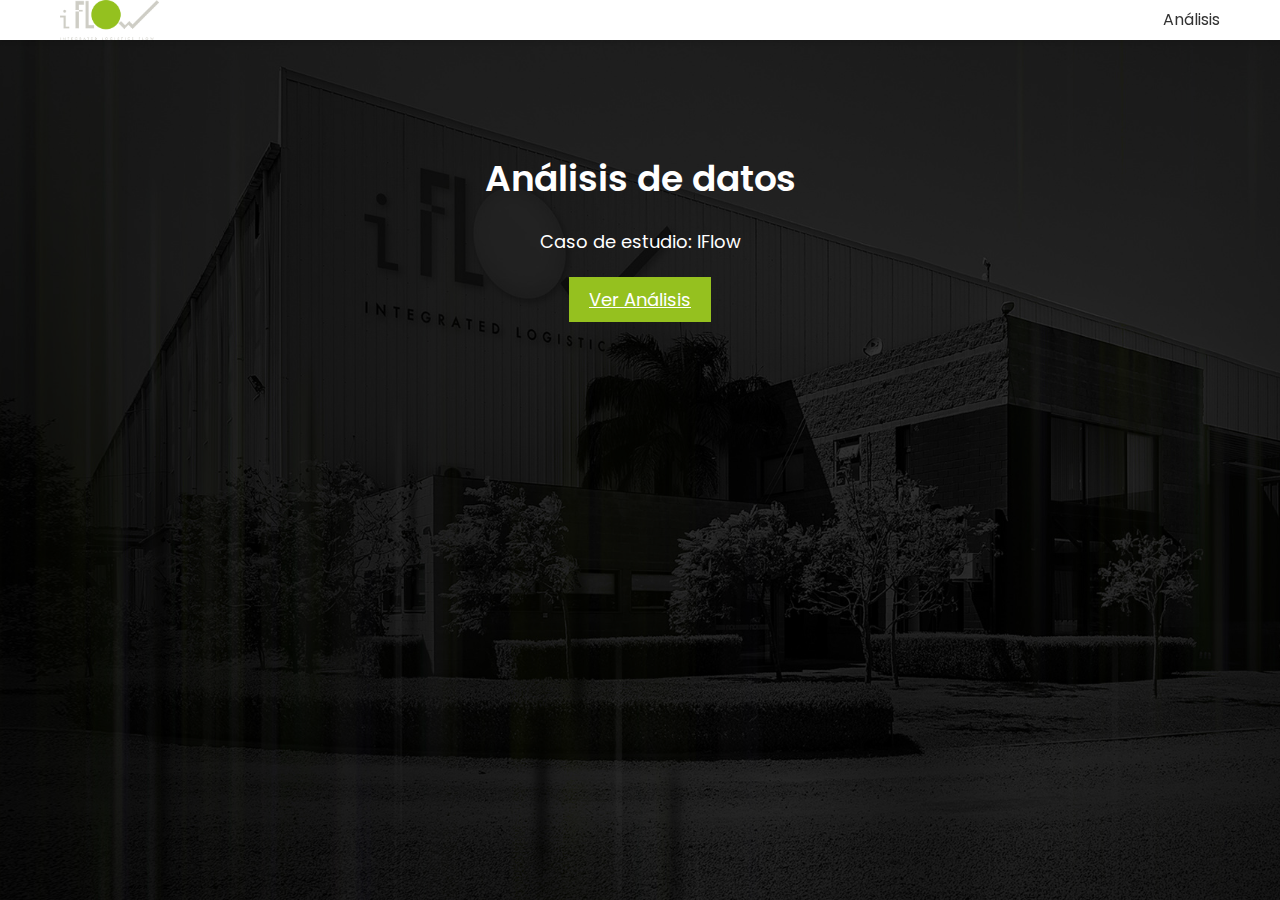
<file: index.html>
<!DOCTYPE html>
<html lang="es">
<head>
    <meta charset="UTF-8">
    <meta name="viewport" content="width=device-width, initial-scale=1.0">
    <title>iFlow - Análisis de Datos Inteligente</title>
    <link href="https://fonts.googleapis.com/css2?family=Poppins:wght@300;400;600&display=swap" rel="stylesheet">
    <link rel="stylesheet" href="ideas_misc/style.css">
</head>
<body>
</body>
    <header>
        <nav class="container">
            <img src="images/iflow_logo.png" alt="iFlow Logo" class="logo">
            <ul>
                <li><a href="main.html">Análisis</a></li>
            </ul>
        </nav>
    </header>

    <main>
        <section id="inicio" class="hero">
            <div class="container">
                <h1>Análisis de datos</h1>
                <p>Caso de estudio: IFlow</p>
                <a href="main.html" class="cta-button">Ver Análisis</a>
            </div>
        </section>
</body>
</html>
</file>
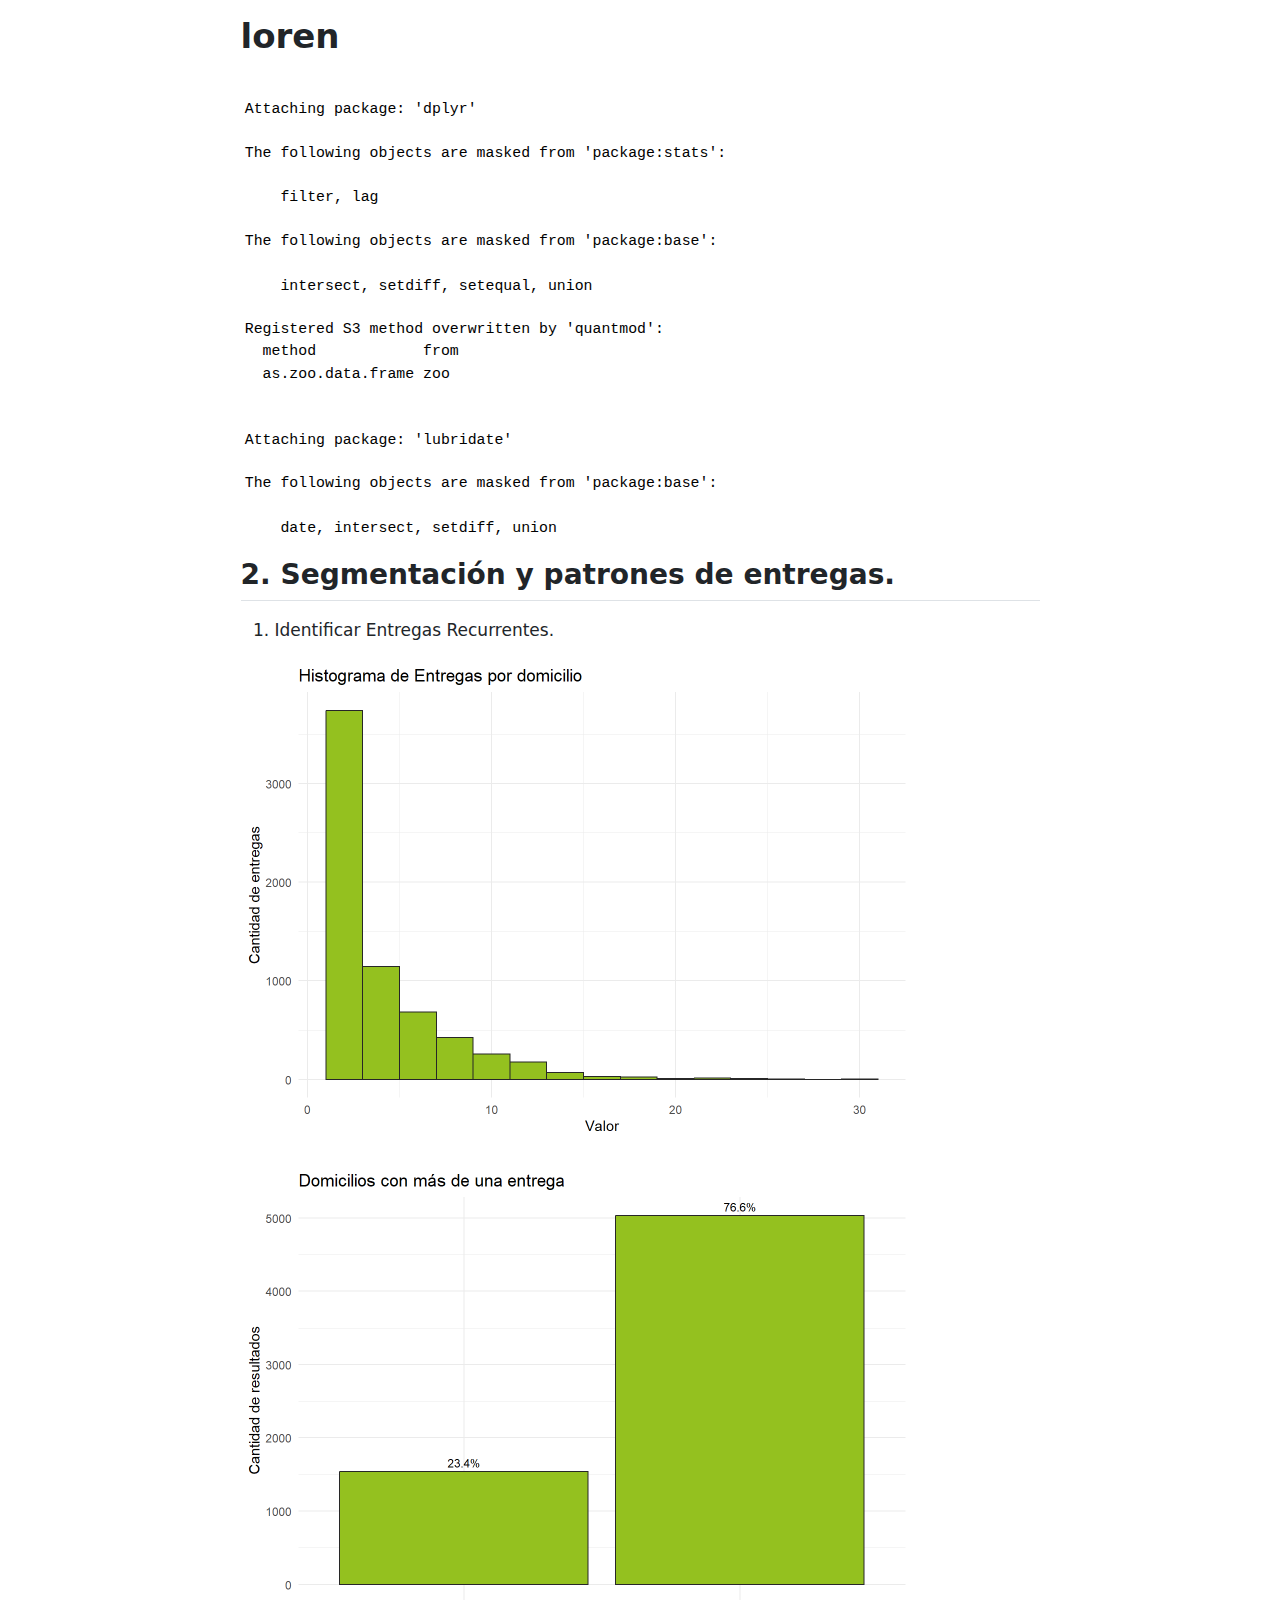
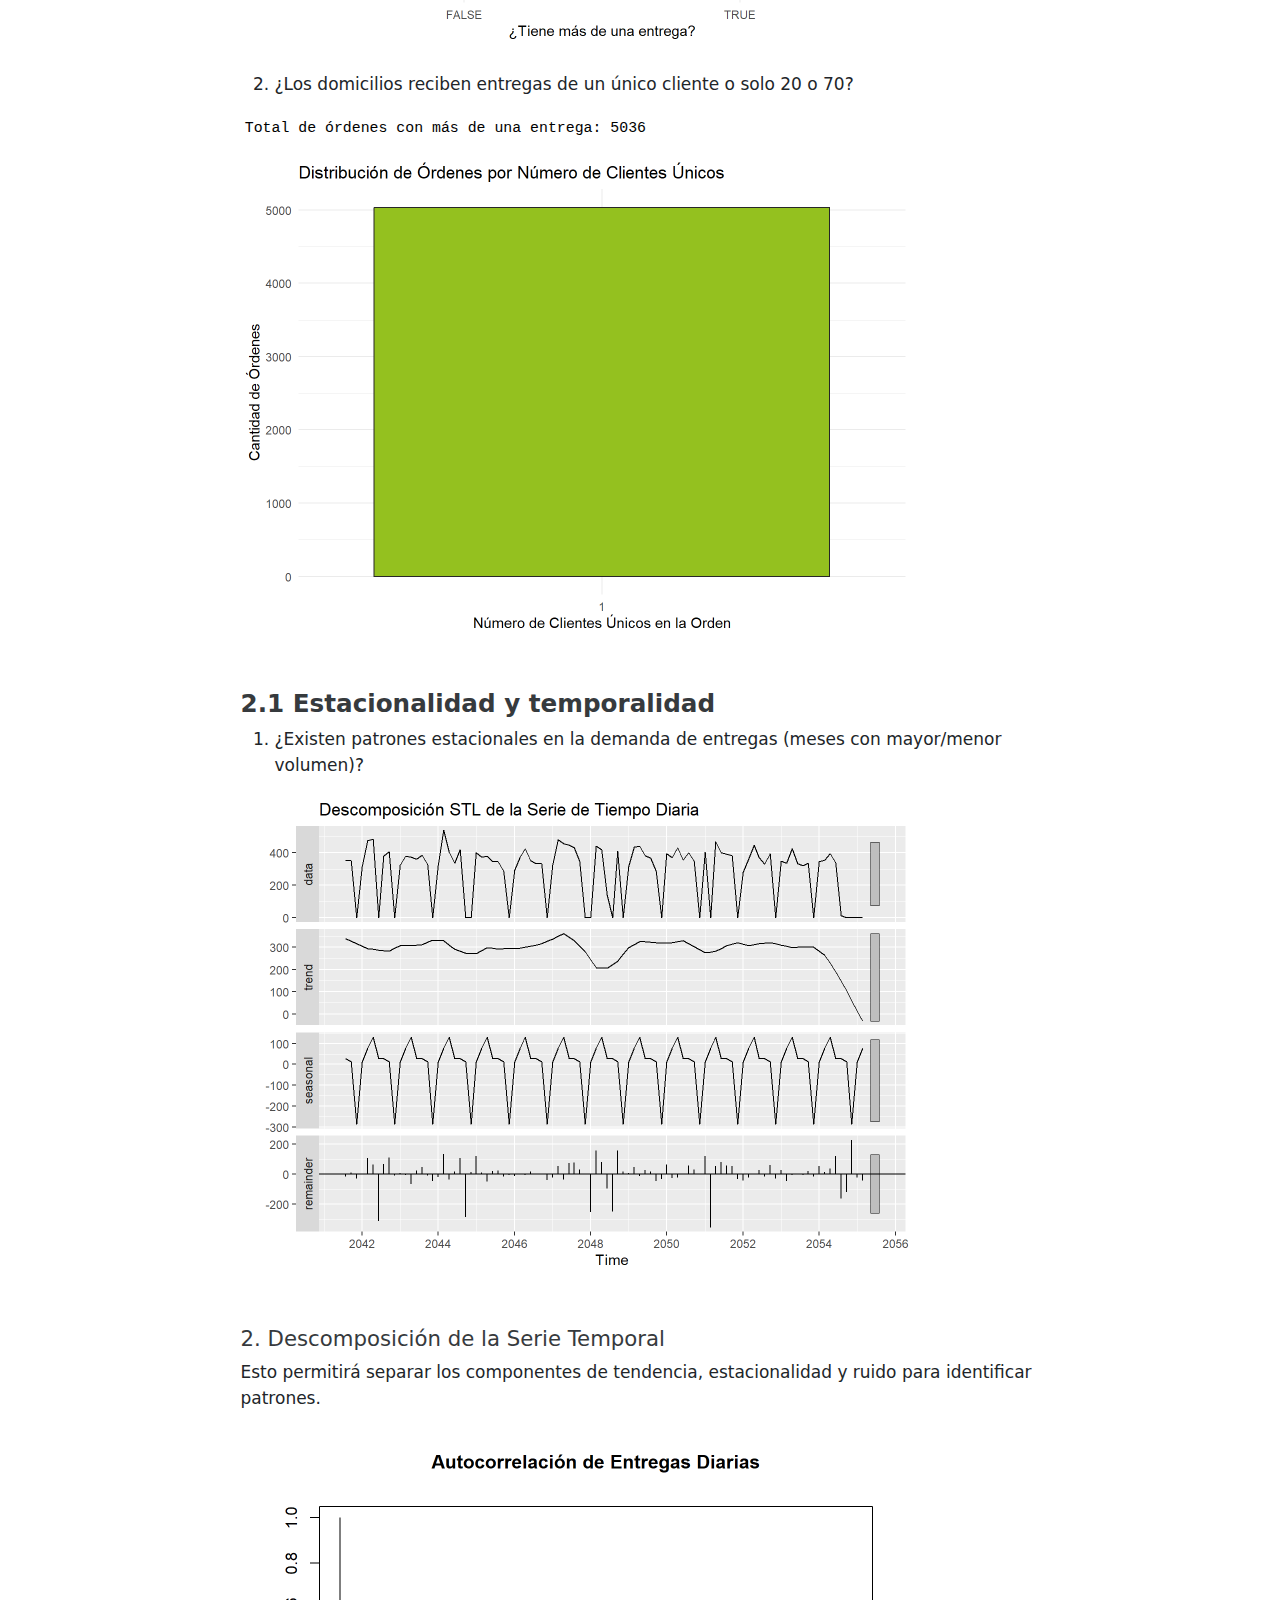
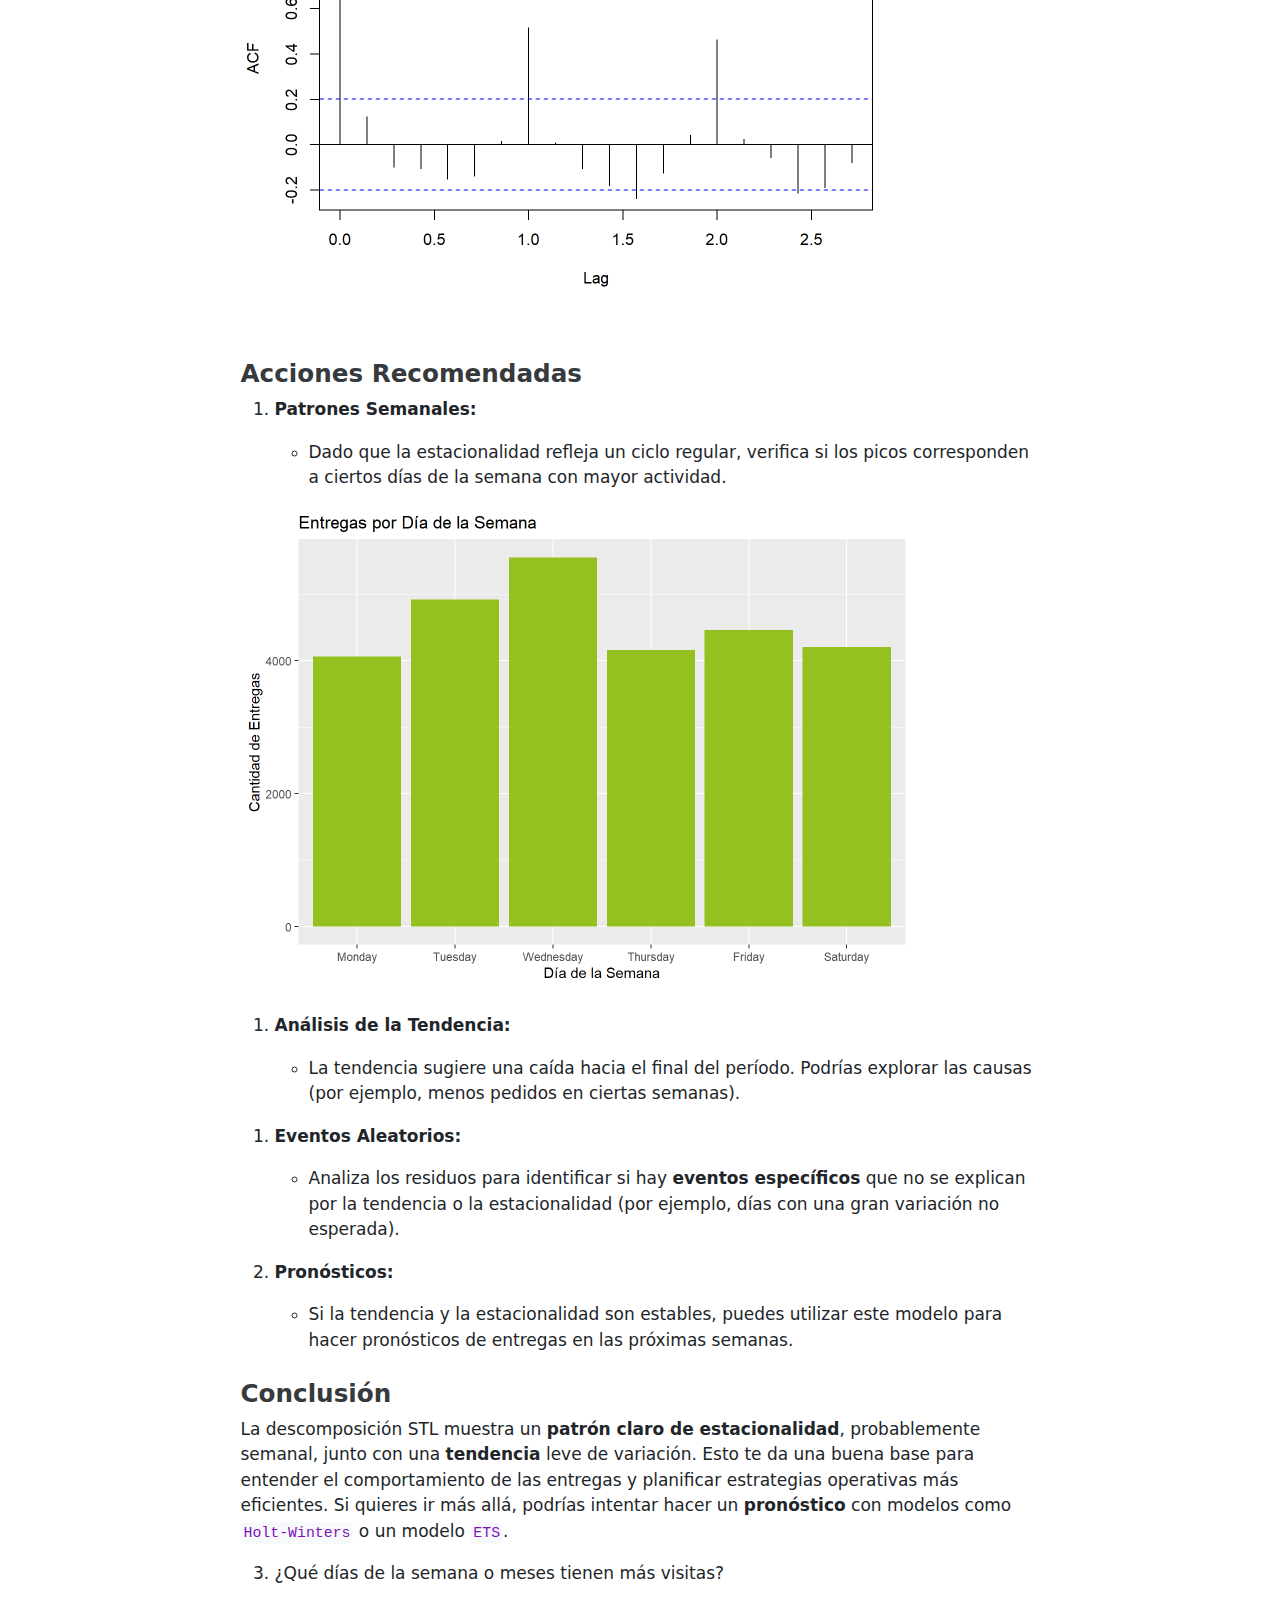
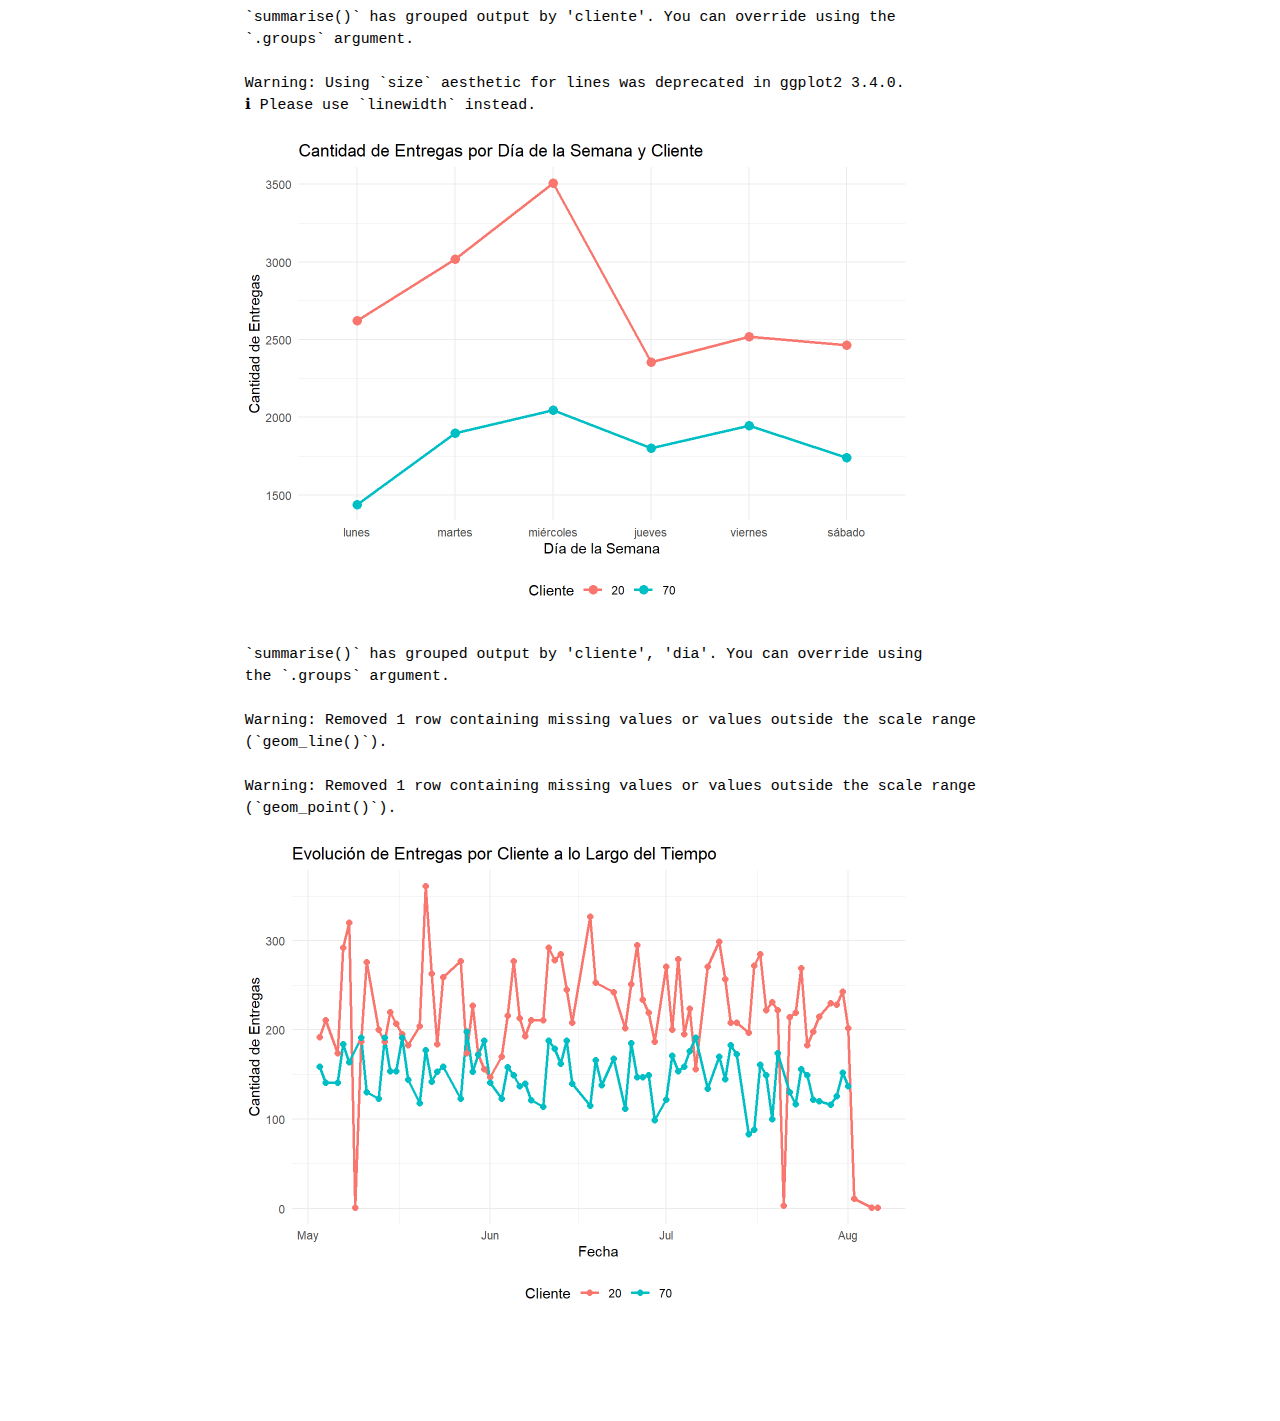
<file: lorenn.html>
<!DOCTYPE html>
<html xmlns="http://www.w3.org/1999/xhtml" lang="en" xml:lang="en"><head>

<meta charset="utf-8">
<meta name="generator" content="quarto-1.5.57">

<meta name="viewport" content="width=device-width, initial-scale=1.0, user-scalable=yes">


<title>loren</title>
<style>
code{white-space: pre-wrap;}
span.smallcaps{font-variant: small-caps;}
div.columns{display: flex; gap: min(4vw, 1.5em);}
div.column{flex: auto; overflow-x: auto;}
div.hanging-indent{margin-left: 1.5em; text-indent: -1.5em;}
ul.task-list{list-style: none;}
ul.task-list li input[type="checkbox"] {
  width: 0.8em;
  margin: 0 0.8em 0.2em -1em; /* quarto-specific, see https://github.com/quarto-dev/quarto-cli/issues/4556 */ 
  vertical-align: middle;
}
</style>


<script src="lorenn_files/libs/clipboard/clipboard.min.js"></script>
<script src="lorenn_files/libs/quarto-html/quarto.js"></script>
<script src="lorenn_files/libs/quarto-html/popper.min.js"></script>
<script src="lorenn_files/libs/quarto-html/tippy.umd.min.js"></script>
<script src="lorenn_files/libs/quarto-html/anchor.min.js"></script>
<link href="lorenn_files/libs/quarto-html/tippy.css" rel="stylesheet">
<link href="lorenn_files/libs/quarto-html/quarto-syntax-highlighting.css" rel="stylesheet" id="quarto-text-highlighting-styles">
<script src="lorenn_files/libs/bootstrap/bootstrap.min.js"></script>
<link href="lorenn_files/libs/bootstrap/bootstrap-icons.css" rel="stylesheet">
<link href="lorenn_files/libs/bootstrap/bootstrap.min.css" rel="stylesheet" id="quarto-bootstrap" data-mode="light">


</head>

<body class="fullcontent">

<div id="quarto-content" class="page-columns page-rows-contents page-layout-article">

<main class="content" id="quarto-document-content">

<header id="title-block-header" class="quarto-title-block default">
<div class="quarto-title">
<h1 class="title">loren</h1>
</div>



<div class="quarto-title-meta">

    
  
    
  </div>
  


</header>


<div class="cell">
<div class="cell-output cell-output-stderr">
<pre><code>
Attaching package: 'dplyr'</code></pre>
</div>
<div class="cell-output cell-output-stderr">
<pre><code>The following objects are masked from 'package:stats':

    filter, lag</code></pre>
</div>
<div class="cell-output cell-output-stderr">
<pre><code>The following objects are masked from 'package:base':

    intersect, setdiff, setequal, union</code></pre>
</div>
<div class="cell-output cell-output-stderr">
<pre><code>Registered S3 method overwritten by 'quantmod':
  method            from
  as.zoo.data.frame zoo </code></pre>
</div>
<div class="cell-output cell-output-stderr">
<pre><code>
Attaching package: 'lubridate'</code></pre>
</div>
<div class="cell-output cell-output-stderr">
<pre><code>The following objects are masked from 'package:base':

    date, intersect, setdiff, union</code></pre>
</div>
</div>
<section id="segmentación-y-patrones-de-entregas." class="level2">
<h2 class="anchored" data-anchor-id="segmentación-y-patrones-de-entregas.">2. Segmentación y patrones de entregas.</h2>
<ol type="1">
<li>Identificar Entregas Recurrentes.</li>
</ol>
<div class="cell">
<div class="cell-output-display">
<div>
<figure class="figure">
<p><img src="lorenn_files/figure-html/unnamed-chunk-3-1.png" class="img-fluid figure-img" width="672"></p>
</figure>
</div>
</div>
</div>
<div class="cell">
<div class="cell-output-display">
<div>
<figure class="figure">
<p><img src="lorenn_files/figure-html/unnamed-chunk-4-1.png" class="img-fluid figure-img" width="672"></p>
</figure>
</div>
</div>
</div>
<ol start="2" type="1">
<li>¿Los domicilios reciben entregas de un único cliente o solo 20 o 70?</li>
</ol>
<div class="cell">
<div class="cell-output cell-output-stdout">
<pre><code>Total de órdenes con más de una entrega: 5036 </code></pre>
</div>
</div>
<div class="cell">
<div class="cell-output-display">
<div>
<figure class="figure">
<p><img src="lorenn_files/figure-html/unnamed-chunk-6-1.png" class="img-fluid figure-img" width="672"></p>
</figure>
</div>
</div>
</div>
<section id="estacionalidad-y-temporalidad" class="level3">
<h3 class="anchored" data-anchor-id="estacionalidad-y-temporalidad">2.1 Estacionalidad y temporalidad</h3>
<ol type="1">
<li>¿Existen patrones estacionales en la demanda de entregas (meses con mayor/menor volumen)?</li>
</ol>
<div class="cell">
<div class="cell-output-display">
<div>
<figure class="figure">
<p><img src="lorenn_files/figure-html/unnamed-chunk-7-1.png" class="img-fluid figure-img" width="672"></p>
</figure>
</div>
</div>
</div>
<section id="descomposición-de-la-serie-temporal" class="level4">
<h4 class="anchored" data-anchor-id="descomposición-de-la-serie-temporal">2. Descomposición de la Serie Temporal</h4>
<p>Esto permitirá separar los componentes de tendencia, estacionalidad y ruido para identificar patrones.</p>
<div class="cell">
<div class="cell-output-display">
<div>
<figure class="figure">
<p><img src="lorenn_files/figure-html/unnamed-chunk-8-1.png" class="img-fluid figure-img" width="672"></p>
</figure>
</div>
</div>
</div>
</section>
</section>
<section id="acciones-recomendadas" class="level3">
<h3 class="anchored" data-anchor-id="acciones-recomendadas"><strong>Acciones Recomendadas</strong></h3>
<ol type="1">
<li><p><strong>Patrones Semanales:</strong></p>
<ul>
<li>Dado que la estacionalidad refleja un ciclo regular, verifica si los picos corresponden a ciertos días de la semana con mayor actividad.</li>
</ul></li>
</ol>
<div class="cell">
<div class="cell-output-display">
<div>
<figure class="figure">
<p><img src="lorenn_files/figure-html/unnamed-chunk-10-1.png" class="img-fluid figure-img" width="672"></p>
</figure>
</div>
</div>
</div>
<ol type="1">
<li><p><strong>Análisis de la Tendencia:</strong></p>
<ul>
<li>La tendencia sugiere una caída hacia el final del período. Podrías explorar las causas (por ejemplo, menos pedidos en ciertas semanas).</li>
</ul></li>
</ol>
<!-- -->
<ol type="1">
<li><p><strong>Eventos Aleatorios:</strong></p>
<ul>
<li>Analiza los residuos para identificar si hay <strong>eventos específicos</strong> que no se explican por la tendencia o la estacionalidad (por ejemplo, días con una gran variación no esperada).</li>
</ul></li>
<li><p><strong>Pronósticos:</strong></p>
<ul>
<li>Si la tendencia y la estacionalidad son estables, puedes utilizar este modelo para hacer pronósticos de entregas en las próximas semanas.</li>
</ul></li>
</ol>
</section>
<section id="conclusión" class="level3">
<h3 class="anchored" data-anchor-id="conclusión"><strong>Conclusión</strong></h3>
<p>La descomposición STL muestra un <strong>patrón claro de estacionalidad</strong>, probablemente semanal, junto con una <strong>tendencia</strong> leve de variación. Esto te da una buena base para entender el comportamiento de las entregas y planificar estrategias operativas más eficientes. Si quieres ir más allá, podrías intentar hacer un <strong>pronóstico</strong> con modelos como <code>Holt-Winters</code> o un modelo <code>ETS</code>.</p>
<ol start="3" type="1">
<li>¿Qué días de la semana o meses tienen más visitas?</li>
</ol>
<div class="cell">
<div class="cell-output cell-output-stderr">
<pre><code>`summarise()` has grouped output by 'cliente'. You can override using the
`.groups` argument.</code></pre>
</div>
<div class="cell-output cell-output-stderr">
<pre><code>Warning: Using `size` aesthetic for lines was deprecated in ggplot2 3.4.0.
ℹ Please use `linewidth` instead.</code></pre>
</div>
<div class="cell-output-display">
<div>
<figure class="figure">
<p><img src="lorenn_files/figure-html/unnamed-chunk-11-1.png" class="img-fluid figure-img" width="672"></p>
</figure>
</div>
</div>
</div>
<div class="cell">
<div class="cell-output cell-output-stderr">
<pre><code>`summarise()` has grouped output by 'cliente', 'dia'. You can override using
the `.groups` argument.</code></pre>
</div>
<div class="cell-output cell-output-stderr">
<pre><code>Warning: Removed 1 row containing missing values or values outside the scale range
(`geom_line()`).</code></pre>
</div>
<div class="cell-output cell-output-stderr">
<pre><code>Warning: Removed 1 row containing missing values or values outside the scale range
(`geom_point()`).</code></pre>
</div>
<div class="cell-output-display">
<div>
<figure class="figure">
<p><img src="lorenn_files/figure-html/unnamed-chunk-12-1.png" class="img-fluid figure-img" width="672"></p>
</figure>
</div>
</div>
</div>
</section>
</section>

</main>
<!-- /main column -->
<script id="quarto-html-after-body" type="application/javascript">
window.document.addEventListener("DOMContentLoaded", function (event) {
  const toggleBodyColorMode = (bsSheetEl) => {
    const mode = bsSheetEl.getAttribute("data-mode");
    const bodyEl = window.document.querySelector("body");
    if (mode === "dark") {
      bodyEl.classList.add("quarto-dark");
      bodyEl.classList.remove("quarto-light");
    } else {
      bodyEl.classList.add("quarto-light");
      bodyEl.classList.remove("quarto-dark");
    }
  }
  const toggleBodyColorPrimary = () => {
    const bsSheetEl = window.document.querySelector("link#quarto-bootstrap");
    if (bsSheetEl) {
      toggleBodyColorMode(bsSheetEl);
    }
  }
  toggleBodyColorPrimary();  
  const icon = "";
  const anchorJS = new window.AnchorJS();
  anchorJS.options = {
    placement: 'right',
    icon: icon
  };
  anchorJS.add('.anchored');
  const isCodeAnnotation = (el) => {
    for (const clz of el.classList) {
      if (clz.startsWith('code-annotation-')) {                     
        return true;
      }
    }
    return false;
  }
  const onCopySuccess = function(e) {
    // button target
    const button = e.trigger;
    // don't keep focus
    button.blur();
    // flash "checked"
    button.classList.add('code-copy-button-checked');
    var currentTitle = button.getAttribute("title");
    button.setAttribute("title", "Copied!");
    let tooltip;
    if (window.bootstrap) {
      button.setAttribute("data-bs-toggle", "tooltip");
      button.setAttribute("data-bs-placement", "left");
      button.setAttribute("data-bs-title", "Copied!");
      tooltip = new bootstrap.Tooltip(button, 
        { trigger: "manual", 
          customClass: "code-copy-button-tooltip",
          offset: [0, -8]});
      tooltip.show();    
    }
    setTimeout(function() {
      if (tooltip) {
        tooltip.hide();
        button.removeAttribute("data-bs-title");
        button.removeAttribute("data-bs-toggle");
        button.removeAttribute("data-bs-placement");
      }
      button.setAttribute("title", currentTitle);
      button.classList.remove('code-copy-button-checked');
    }, 1000);
    // clear code selection
    e.clearSelection();
  }
  const getTextToCopy = function(trigger) {
      const codeEl = trigger.previousElementSibling.cloneNode(true);
      for (const childEl of codeEl.children) {
        if (isCodeAnnotation(childEl)) {
          childEl.remove();
        }
      }
      return codeEl.innerText;
  }
  const clipboard = new window.ClipboardJS('.code-copy-button:not([data-in-quarto-modal])', {
    text: getTextToCopy
  });
  clipboard.on('success', onCopySuccess);
  if (window.document.getElementById('quarto-embedded-source-code-modal')) {
    // For code content inside modals, clipBoardJS needs to be initialized with a container option
    // TODO: Check when it could be a function (https://github.com/zenorocha/clipboard.js/issues/860)
    const clipboardModal = new window.ClipboardJS('.code-copy-button[data-in-quarto-modal]', {
      text: getTextToCopy,
      container: window.document.getElementById('quarto-embedded-source-code-modal')
    });
    clipboardModal.on('success', onCopySuccess);
  }
    var localhostRegex = new RegExp(/^(?:http|https):\/\/localhost\:?[0-9]*\//);
    var mailtoRegex = new RegExp(/^mailto:/);
      var filterRegex = new RegExp('/' + window.location.host + '/');
    var isInternal = (href) => {
        return filterRegex.test(href) || localhostRegex.test(href) || mailtoRegex.test(href);
    }
    // Inspect non-navigation links and adorn them if external
 	var links = window.document.querySelectorAll('a[href]:not(.nav-link):not(.navbar-brand):not(.toc-action):not(.sidebar-link):not(.sidebar-item-toggle):not(.pagination-link):not(.no-external):not([aria-hidden]):not(.dropdown-item):not(.quarto-navigation-tool):not(.about-link)');
    for (var i=0; i<links.length; i++) {
      const link = links[i];
      if (!isInternal(link.href)) {
        // undo the damage that might have been done by quarto-nav.js in the case of
        // links that we want to consider external
        if (link.dataset.originalHref !== undefined) {
          link.href = link.dataset.originalHref;
        }
      }
    }
  function tippyHover(el, contentFn, onTriggerFn, onUntriggerFn) {
    const config = {
      allowHTML: true,
      maxWidth: 500,
      delay: 100,
      arrow: false,
      appendTo: function(el) {
          return el.parentElement;
      },
      interactive: true,
      interactiveBorder: 10,
      theme: 'quarto',
      placement: 'bottom-start',
    };
    if (contentFn) {
      config.content = contentFn;
    }
    if (onTriggerFn) {
      config.onTrigger = onTriggerFn;
    }
    if (onUntriggerFn) {
      config.onUntrigger = onUntriggerFn;
    }
    window.tippy(el, config); 
  }
  const noterefs = window.document.querySelectorAll('a[role="doc-noteref"]');
  for (var i=0; i<noterefs.length; i++) {
    const ref = noterefs[i];
    tippyHover(ref, function() {
      // use id or data attribute instead here
      let href = ref.getAttribute('data-footnote-href') || ref.getAttribute('href');
      try { href = new URL(href).hash; } catch {}
      const id = href.replace(/^#\/?/, "");
      const note = window.document.getElementById(id);
      if (note) {
        return note.innerHTML;
      } else {
        return "";
      }
    });
  }
  const xrefs = window.document.querySelectorAll('a.quarto-xref');
  const processXRef = (id, note) => {
    // Strip column container classes
    const stripColumnClz = (el) => {
      el.classList.remove("page-full", "page-columns");
      if (el.children) {
        for (const child of el.children) {
          stripColumnClz(child);
        }
      }
    }
    stripColumnClz(note)
    if (id === null || id.startsWith('sec-')) {
      // Special case sections, only their first couple elements
      const container = document.createElement("div");
      if (note.children && note.children.length > 2) {
        container.appendChild(note.children[0].cloneNode(true));
        for (let i = 1; i < note.children.length; i++) {
          const child = note.children[i];
          if (child.tagName === "P" && child.innerText === "") {
            continue;
          } else {
            container.appendChild(child.cloneNode(true));
            break;
          }
        }
        if (window.Quarto?.typesetMath) {
          window.Quarto.typesetMath(container);
        }
        return container.innerHTML
      } else {
        if (window.Quarto?.typesetMath) {
          window.Quarto.typesetMath(note);
        }
        return note.innerHTML;
      }
    } else {
      // Remove any anchor links if they are present
      const anchorLink = note.querySelector('a.anchorjs-link');
      if (anchorLink) {
        anchorLink.remove();
      }
      if (window.Quarto?.typesetMath) {
        window.Quarto.typesetMath(note);
      }
      // TODO in 1.5, we should make sure this works without a callout special case
      if (note.classList.contains("callout")) {
        return note.outerHTML;
      } else {
        return note.innerHTML;
      }
    }
  }
  for (var i=0; i<xrefs.length; i++) {
    const xref = xrefs[i];
    tippyHover(xref, undefined, function(instance) {
      instance.disable();
      let url = xref.getAttribute('href');
      let hash = undefined; 
      if (url.startsWith('#')) {
        hash = url;
      } else {
        try { hash = new URL(url).hash; } catch {}
      }
      if (hash) {
        const id = hash.replace(/^#\/?/, "");
        const note = window.document.getElementById(id);
        if (note !== null) {
          try {
            const html = processXRef(id, note.cloneNode(true));
            instance.setContent(html);
          } finally {
            instance.enable();
            instance.show();
          }
        } else {
          // See if we can fetch this
          fetch(url.split('#')[0])
          .then(res => res.text())
          .then(html => {
            const parser = new DOMParser();
            const htmlDoc = parser.parseFromString(html, "text/html");
            const note = htmlDoc.getElementById(id);
            if (note !== null) {
              const html = processXRef(id, note);
              instance.setContent(html);
            } 
          }).finally(() => {
            instance.enable();
            instance.show();
          });
        }
      } else {
        // See if we can fetch a full url (with no hash to target)
        // This is a special case and we should probably do some content thinning / targeting
        fetch(url)
        .then(res => res.text())
        .then(html => {
          const parser = new DOMParser();
          const htmlDoc = parser.parseFromString(html, "text/html");
          const note = htmlDoc.querySelector('main.content');
          if (note !== null) {
            // This should only happen for chapter cross references
            // (since there is no id in the URL)
            // remove the first header
            if (note.children.length > 0 && note.children[0].tagName === "HEADER") {
              note.children[0].remove();
            }
            const html = processXRef(null, note);
            instance.setContent(html);
          } 
        }).finally(() => {
          instance.enable();
          instance.show();
        });
      }
    }, function(instance) {
    });
  }
      let selectedAnnoteEl;
      const selectorForAnnotation = ( cell, annotation) => {
        let cellAttr = 'data-code-cell="' + cell + '"';
        let lineAttr = 'data-code-annotation="' +  annotation + '"';
        const selector = 'span[' + cellAttr + '][' + lineAttr + ']';
        return selector;
      }
      const selectCodeLines = (annoteEl) => {
        const doc = window.document;
        const targetCell = annoteEl.getAttribute("data-target-cell");
        const targetAnnotation = annoteEl.getAttribute("data-target-annotation");
        const annoteSpan = window.document.querySelector(selectorForAnnotation(targetCell, targetAnnotation));
        const lines = annoteSpan.getAttribute("data-code-lines").split(",");
        const lineIds = lines.map((line) => {
          return targetCell + "-" + line;
        })
        let top = null;
        let height = null;
        let parent = null;
        if (lineIds.length > 0) {
            //compute the position of the single el (top and bottom and make a div)
            const el = window.document.getElementById(lineIds[0]);
            top = el.offsetTop;
            height = el.offsetHeight;
            parent = el.parentElement.parentElement;
          if (lineIds.length > 1) {
            const lastEl = window.document.getElementById(lineIds[lineIds.length - 1]);
            const bottom = lastEl.offsetTop + lastEl.offsetHeight;
            height = bottom - top;
          }
          if (top !== null && height !== null && parent !== null) {
            // cook up a div (if necessary) and position it 
            let div = window.document.getElementById("code-annotation-line-highlight");
            if (div === null) {
              div = window.document.createElement("div");
              div.setAttribute("id", "code-annotation-line-highlight");
              div.style.position = 'absolute';
              parent.appendChild(div);
            }
            div.style.top = top - 2 + "px";
            div.style.height = height + 4 + "px";
            div.style.left = 0;
            let gutterDiv = window.document.getElementById("code-annotation-line-highlight-gutter");
            if (gutterDiv === null) {
              gutterDiv = window.document.createElement("div");
              gutterDiv.setAttribute("id", "code-annotation-line-highlight-gutter");
              gutterDiv.style.position = 'absolute';
              const codeCell = window.document.getElementById(targetCell);
              const gutter = codeCell.querySelector('.code-annotation-gutter');
              gutter.appendChild(gutterDiv);
            }
            gutterDiv.style.top = top - 2 + "px";
            gutterDiv.style.height = height + 4 + "px";
          }
          selectedAnnoteEl = annoteEl;
        }
      };
      const unselectCodeLines = () => {
        const elementsIds = ["code-annotation-line-highlight", "code-annotation-line-highlight-gutter"];
        elementsIds.forEach((elId) => {
          const div = window.document.getElementById(elId);
          if (div) {
            div.remove();
          }
        });
        selectedAnnoteEl = undefined;
      };
        // Handle positioning of the toggle
    window.addEventListener(
      "resize",
      throttle(() => {
        elRect = undefined;
        if (selectedAnnoteEl) {
          selectCodeLines(selectedAnnoteEl);
        }
      }, 10)
    );
    function throttle(fn, ms) {
    let throttle = false;
    let timer;
      return (...args) => {
        if(!throttle) { // first call gets through
            fn.apply(this, args);
            throttle = true;
        } else { // all the others get throttled
            if(timer) clearTimeout(timer); // cancel #2
            timer = setTimeout(() => {
              fn.apply(this, args);
              timer = throttle = false;
            }, ms);
        }
      };
    }
      // Attach click handler to the DT
      const annoteDls = window.document.querySelectorAll('dt[data-target-cell]');
      for (const annoteDlNode of annoteDls) {
        annoteDlNode.addEventListener('click', (event) => {
          const clickedEl = event.target;
          if (clickedEl !== selectedAnnoteEl) {
            unselectCodeLines();
            const activeEl = window.document.querySelector('dt[data-target-cell].code-annotation-active');
            if (activeEl) {
              activeEl.classList.remove('code-annotation-active');
            }
            selectCodeLines(clickedEl);
            clickedEl.classList.add('code-annotation-active');
          } else {
            // Unselect the line
            unselectCodeLines();
            clickedEl.classList.remove('code-annotation-active');
          }
        });
      }
  const findCites = (el) => {
    const parentEl = el.parentElement;
    if (parentEl) {
      const cites = parentEl.dataset.cites;
      if (cites) {
        return {
          el,
          cites: cites.split(' ')
        };
      } else {
        return findCites(el.parentElement)
      }
    } else {
      return undefined;
    }
  };
  var bibliorefs = window.document.querySelectorAll('a[role="doc-biblioref"]');
  for (var i=0; i<bibliorefs.length; i++) {
    const ref = bibliorefs[i];
    const citeInfo = findCites(ref);
    if (citeInfo) {
      tippyHover(citeInfo.el, function() {
        var popup = window.document.createElement('div');
        citeInfo.cites.forEach(function(cite) {
          var citeDiv = window.document.createElement('div');
          citeDiv.classList.add('hanging-indent');
          citeDiv.classList.add('csl-entry');
          var biblioDiv = window.document.getElementById('ref-' + cite);
          if (biblioDiv) {
            citeDiv.innerHTML = biblioDiv.innerHTML;
          }
          popup.appendChild(citeDiv);
        });
        return popup.innerHTML;
      });
    }
  }
});
</script>
</div> <!-- /content -->




</body></html>
</file>
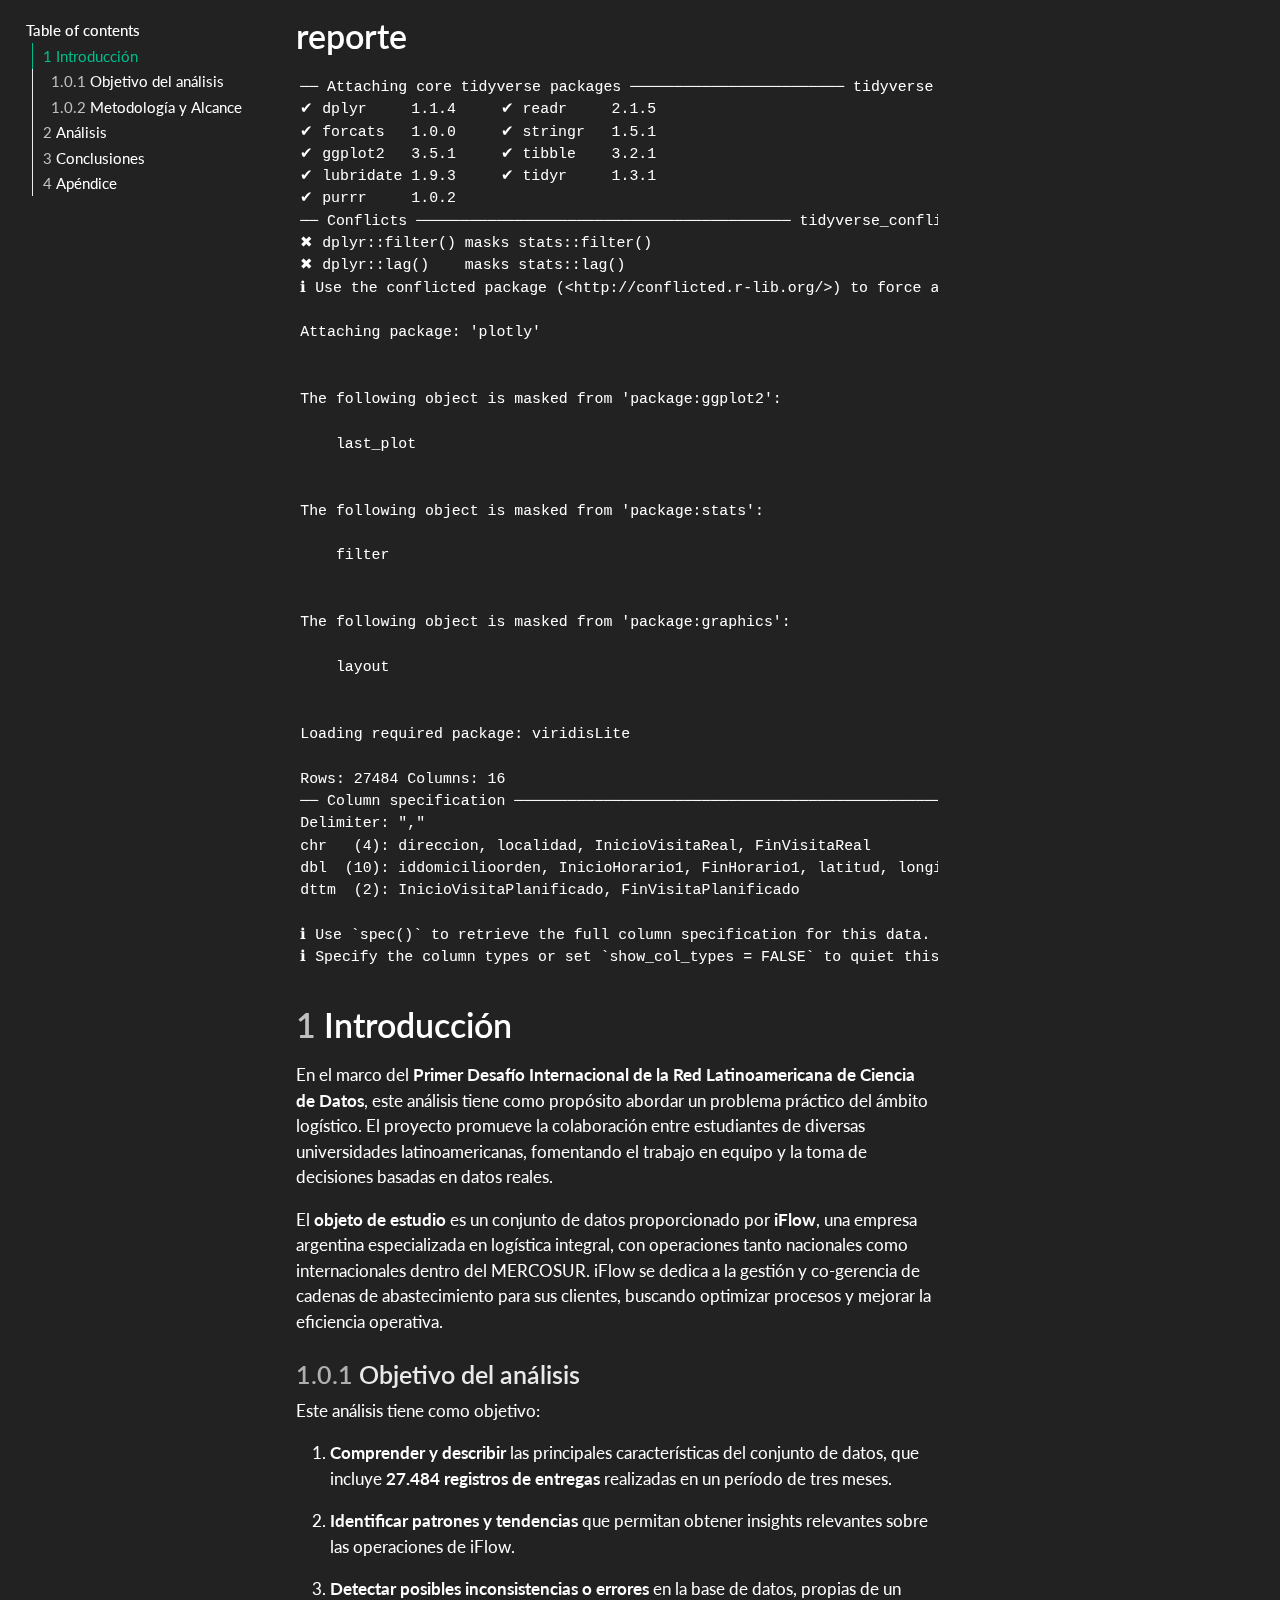
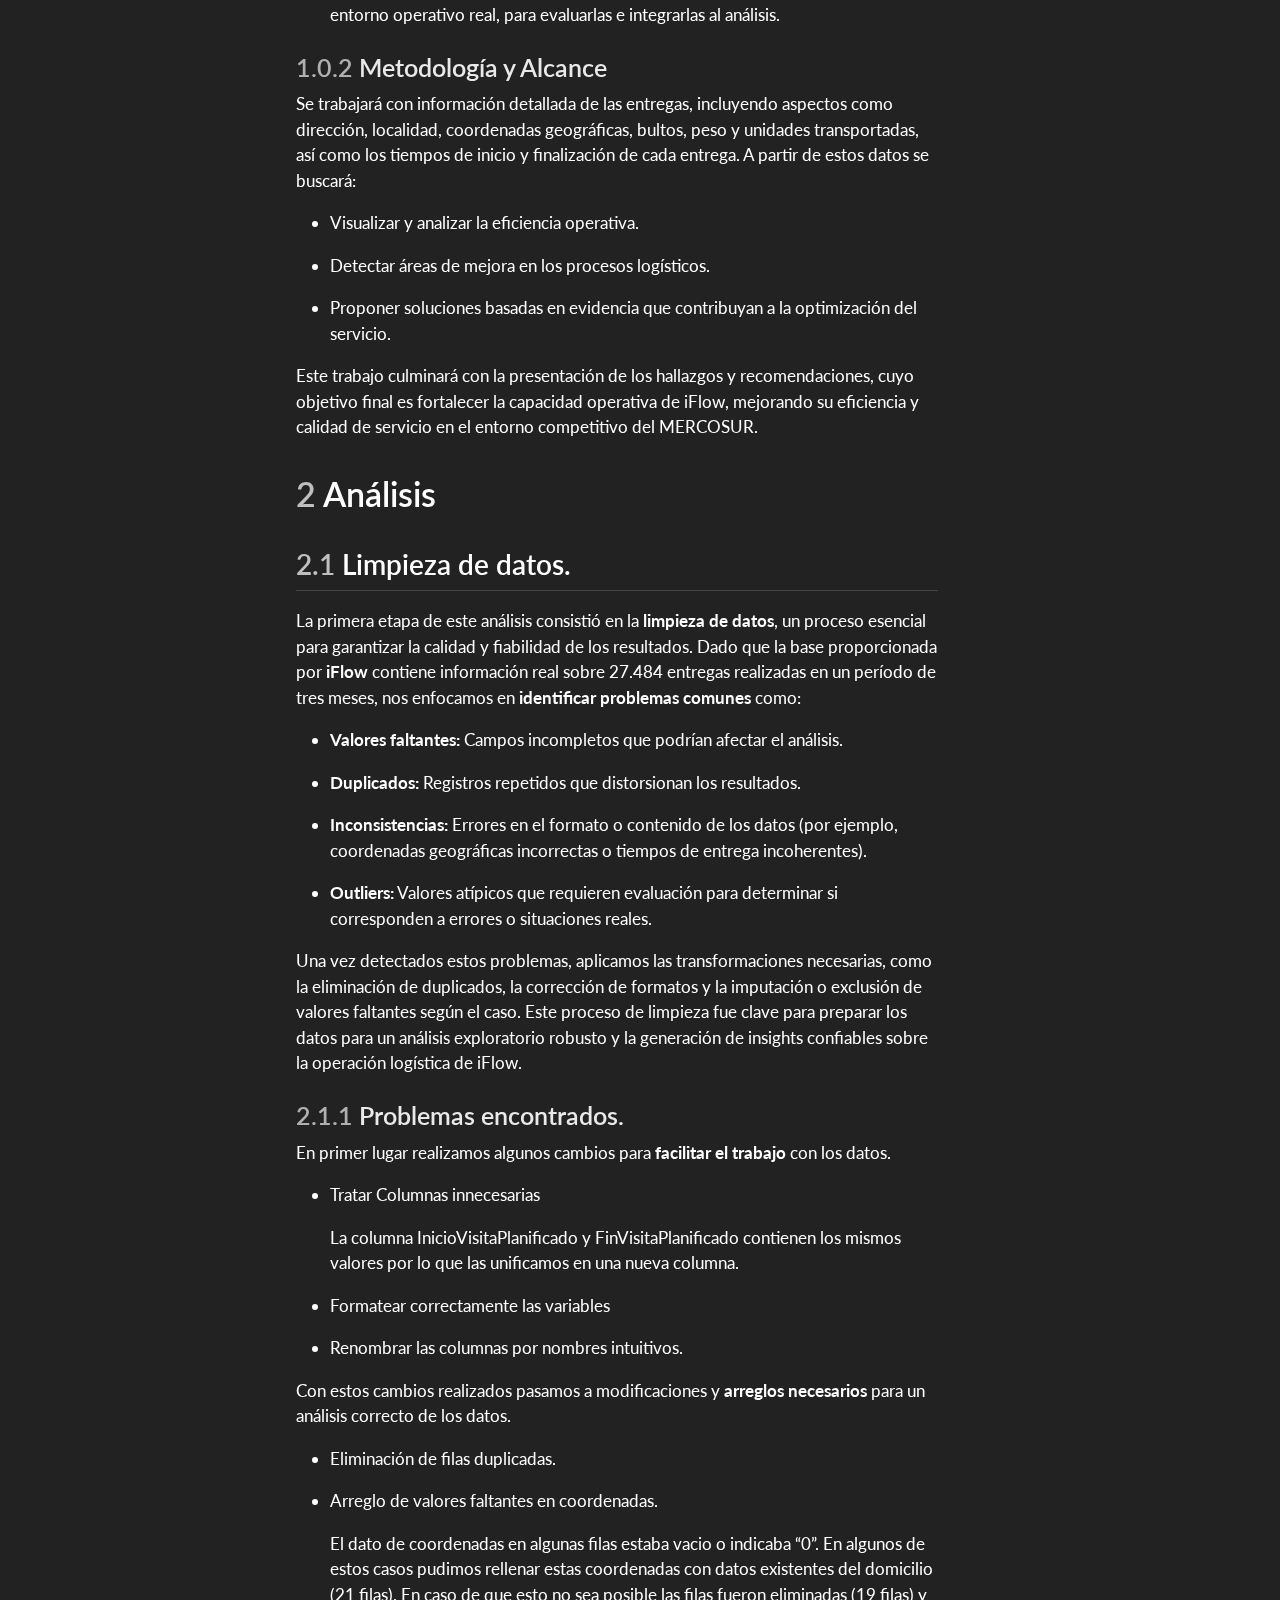
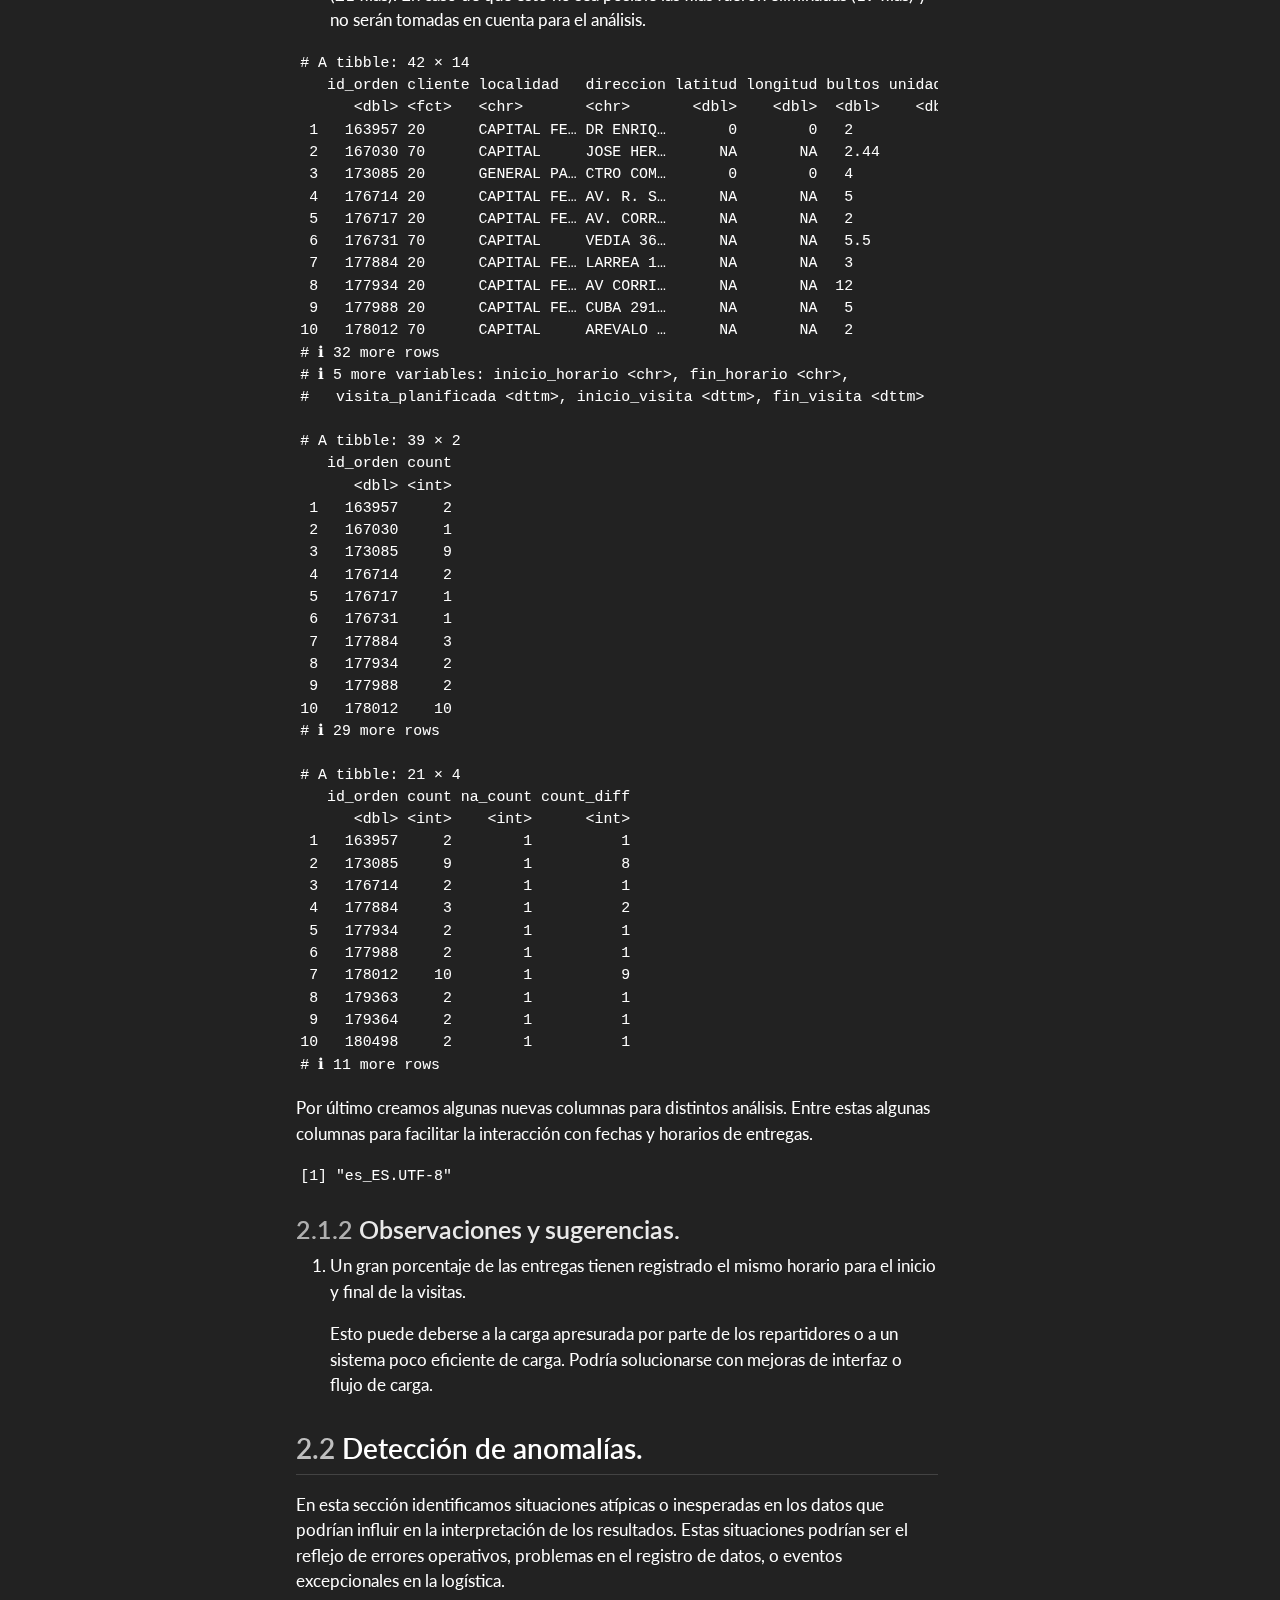
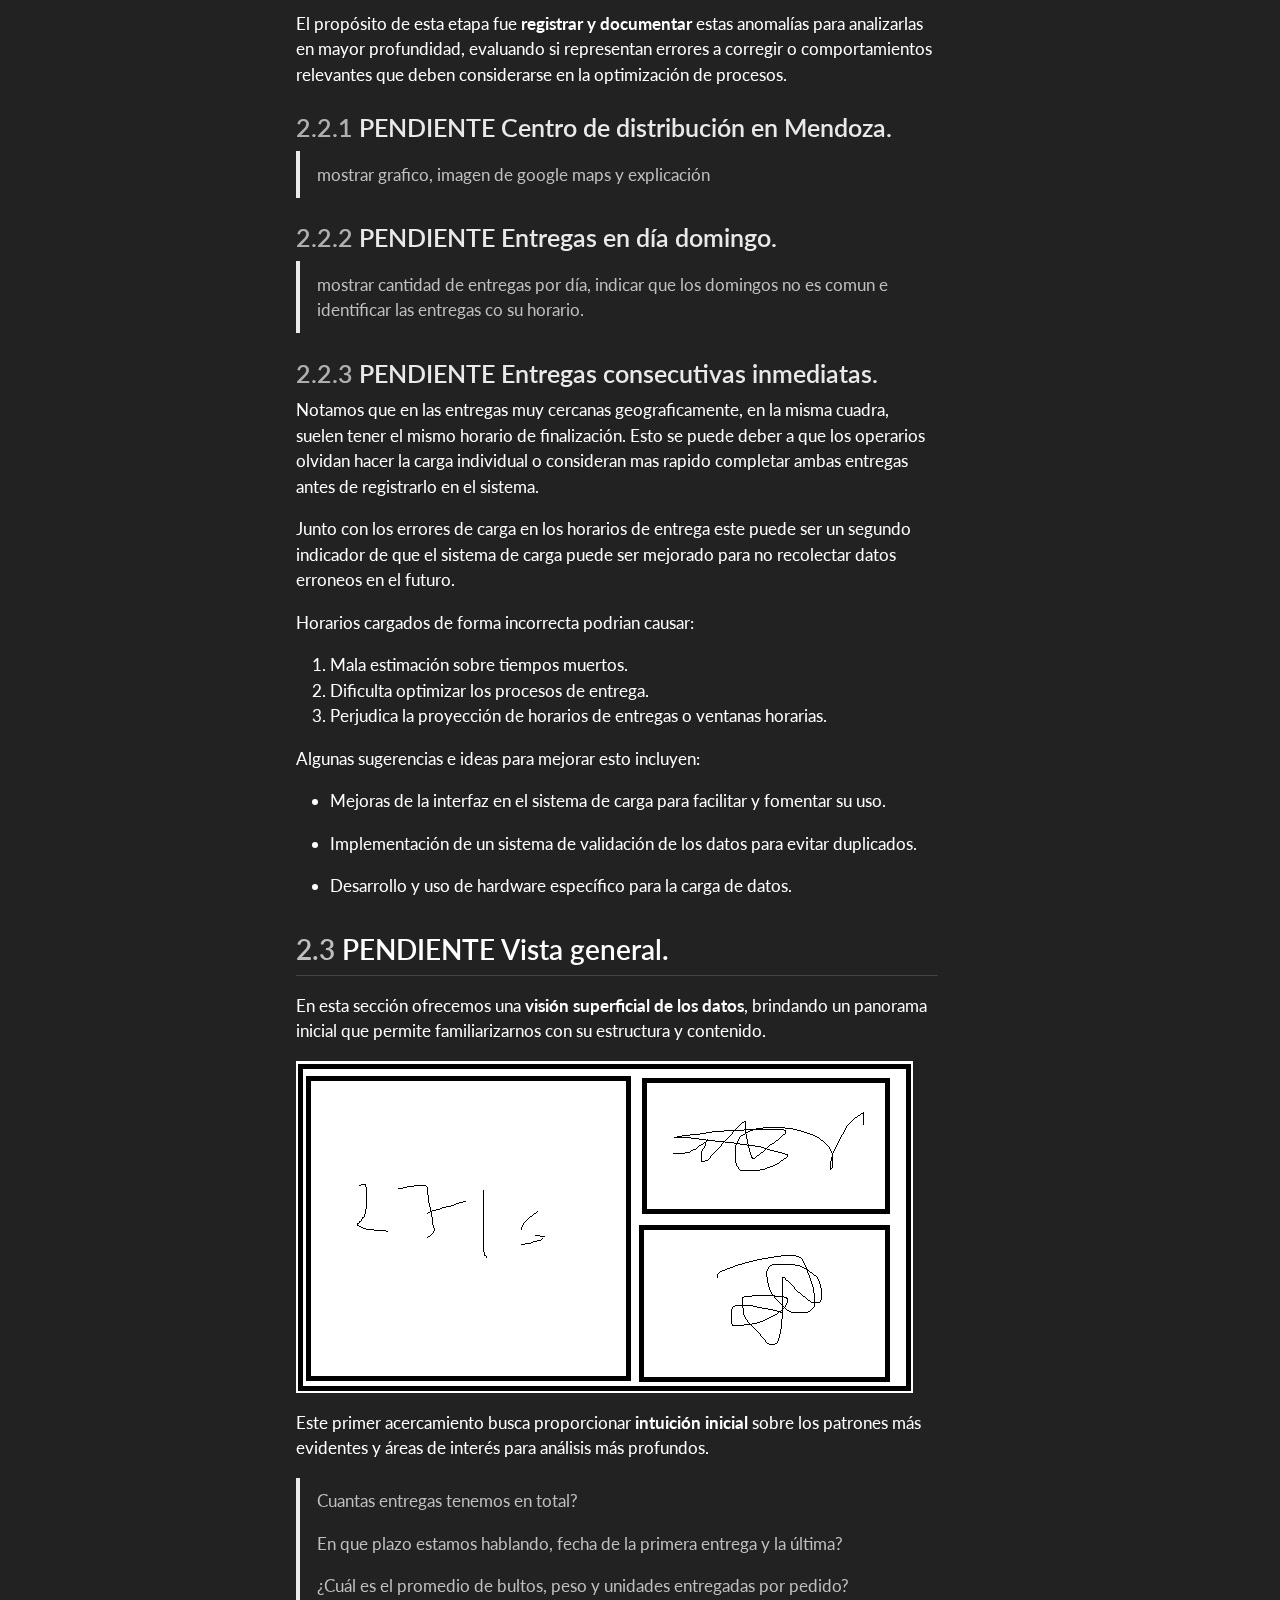
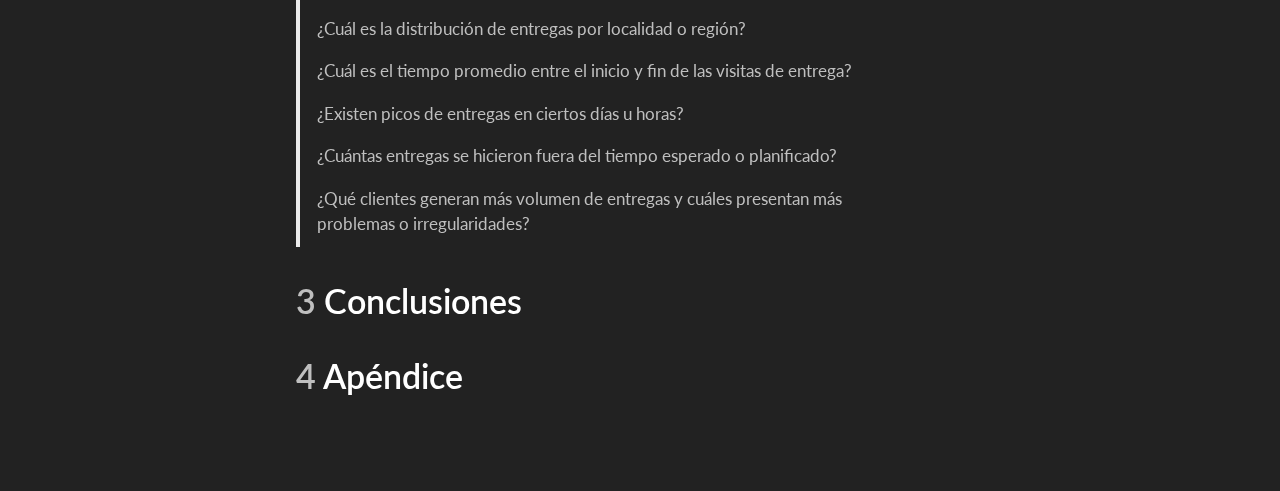
<file: main.html>
<!DOCTYPE html>
<html xmlns="http://www.w3.org/1999/xhtml" lang="en" xml:lang="en"><head>

<meta charset="utf-8">
<meta name="generator" content="quarto-1.5.57">

<meta name="viewport" content="width=device-width, initial-scale=1.0, user-scalable=yes">


<title>reporte</title>
<style>
code{white-space: pre-wrap;}
span.smallcaps{font-variant: small-caps;}
div.columns{display: flex; gap: min(4vw, 1.5em);}
div.column{flex: auto; overflow-x: auto;}
div.hanging-indent{margin-left: 1.5em; text-indent: -1.5em;}
ul.task-list{list-style: none;}
ul.task-list li input[type="checkbox"] {
  width: 0.8em;
  margin: 0 0.8em 0.2em -1em; /* quarto-specific, see https://github.com/quarto-dev/quarto-cli/issues/4556 */ 
  vertical-align: middle;
}
</style>


<script src="main_files/libs/clipboard/clipboard.min.js"></script>
<script src="main_files/libs/quarto-html/quarto.js"></script>
<script src="main_files/libs/quarto-html/popper.min.js"></script>
<script src="main_files/libs/quarto-html/tippy.umd.min.js"></script>
<script src="main_files/libs/quarto-html/anchor.min.js"></script>
<link href="main_files/libs/quarto-html/tippy.css" rel="stylesheet">
<link href="main_files/libs/quarto-html/quarto-syntax-highlighting.css" rel="stylesheet" id="quarto-text-highlighting-styles">
<script src="main_files/libs/bootstrap/bootstrap.min.js"></script>
<link href="main_files/libs/bootstrap/bootstrap-icons.css" rel="stylesheet">
<link href="main_files/libs/bootstrap/bootstrap.min.css" rel="stylesheet" id="quarto-bootstrap" data-mode="light">


</head>

<body>

<div id="quarto-content" class="page-columns page-rows-contents page-layout-article toc-left">
<div id="quarto-sidebar-toc-left" class="sidebar toc-left">
  <nav id="TOC" role="doc-toc" class="toc-active">
    <h2 id="toc-title">Table of contents</h2>
   
  <ul>
  <li><a href="#introducción" id="toc-introducción" class="nav-link active" data-scroll-target="#introducción"><span class="header-section-number">1</span> Introducción</a>
  <ul class="collapse">
  <li><a href="#objetivo-del-análisis" id="toc-objetivo-del-análisis" class="nav-link" data-scroll-target="#objetivo-del-análisis"><span class="header-section-number">1.0.1</span> Objetivo del análisis</a></li>
  <li><a href="#metodología-y-alcance" id="toc-metodología-y-alcance" class="nav-link" data-scroll-target="#metodología-y-alcance"><span class="header-section-number">1.0.2</span> Metodología y Alcance</a></li>
  </ul></li>
  <li><a href="#análisis" id="toc-análisis" class="nav-link" data-scroll-target="#análisis"><span class="header-section-number">2</span> Análisis</a>
  <ul class="collapse">
  <li><a href="#limpieza-de-datos." id="toc-limpieza-de-datos." class="nav-link" data-scroll-target="#limpieza-de-datos."><span class="header-section-number">2.1</span> Limpieza de datos.</a>
  <ul class="collapse">
  <li><a href="#problemas-encontrados." id="toc-problemas-encontrados." class="nav-link" data-scroll-target="#problemas-encontrados."><span class="header-section-number">2.1.1</span> Problemas encontrados.</a></li>
  <li><a href="#observaciones-y-sugerencias." id="toc-observaciones-y-sugerencias." class="nav-link" data-scroll-target="#observaciones-y-sugerencias."><span class="header-section-number">2.1.2</span> Observaciones y sugerencias.</a></li>
  </ul></li>
  <li><a href="#detección-de-anomalías." id="toc-detección-de-anomalías." class="nav-link" data-scroll-target="#detección-de-anomalías."><span class="header-section-number">2.2</span> Detección de anomalías.</a>
  <ul class="collapse">
  <li><a href="#pendiente-centro-de-distribución-en-mendoza." id="toc-pendiente-centro-de-distribución-en-mendoza." class="nav-link" data-scroll-target="#pendiente-centro-de-distribución-en-mendoza."><span class="header-section-number">2.2.1</span> PENDIENTE Centro de distribución en Mendoza.</a></li>
  <li><a href="#pendiente-entregas-en-día-domingo." id="toc-pendiente-entregas-en-día-domingo." class="nav-link" data-scroll-target="#pendiente-entregas-en-día-domingo."><span class="header-section-number">2.2.2</span> PENDIENTE Entregas en día domingo.</a></li>
  <li><a href="#pendiente-entregas-consecutivas-inmediatas." id="toc-pendiente-entregas-consecutivas-inmediatas." class="nav-link" data-scroll-target="#pendiente-entregas-consecutivas-inmediatas."><span class="header-section-number">2.2.3</span> PENDIENTE Entregas consecutivas inmediatas.</a></li>
  </ul></li>
  <li><a href="#pendiente-vista-general." id="toc-pendiente-vista-general." class="nav-link" data-scroll-target="#pendiente-vista-general."><span class="header-section-number">2.3</span> PENDIENTE Vista general.</a></li>
  </ul></li>
  <li><a href="#conclusiones" id="toc-conclusiones" class="nav-link" data-scroll-target="#conclusiones"><span class="header-section-number">3</span> Conclusiones</a></li>
  <li><a href="#apéndice" id="toc-apéndice" class="nav-link" data-scroll-target="#apéndice"><span class="header-section-number">4</span> Apéndice</a></li>
  </ul>
</nav>
</div>
<div id="quarto-margin-sidebar" class="sidebar margin-sidebar zindex-bottom">
</div>
<main class="content" id="quarto-document-content">

<header id="title-block-header" class="quarto-title-block default">
<div class="quarto-title">
<h1 class="title">reporte</h1>
</div>



<div class="quarto-title-meta">

    
  
    
  </div>
  


</header>


<div class="cell">
<div class="cell-output cell-output-stderr">
<pre><code>── Attaching core tidyverse packages ──────────────────────── tidyverse 2.0.0 ──
✔ dplyr     1.1.4     ✔ readr     2.1.5
✔ forcats   1.0.0     ✔ stringr   1.5.1
✔ ggplot2   3.5.1     ✔ tibble    3.2.1
✔ lubridate 1.9.3     ✔ tidyr     1.3.1
✔ purrr     1.0.2     
── Conflicts ────────────────────────────────────────── tidyverse_conflicts() ──
✖ dplyr::filter() masks stats::filter()
✖ dplyr::lag()    masks stats::lag()
ℹ Use the conflicted package (&lt;http://conflicted.r-lib.org/&gt;) to force all conflicts to become errors

Attaching package: 'plotly'


The following object is masked from 'package:ggplot2':

    last_plot


The following object is masked from 'package:stats':

    filter


The following object is masked from 'package:graphics':

    layout


Loading required package: viridisLite

Rows: 27484 Columns: 16
── Column specification ────────────────────────────────────────────────────────
Delimiter: ","
chr   (4): direccion, localidad, InicioVisitaReal, FinVisitaReal
dbl  (10): iddomicilioorden, InicioHorario1, FinHorario1, latitud, longitud,...
dttm  (2): InicioVisitaPlanificado, FinVisitaPlanificado

ℹ Use `spec()` to retrieve the full column specification for this data.
ℹ Specify the column types or set `show_col_types = FALSE` to quiet this message.</code></pre>
</div>
</div>
<section id="introducción" class="level1" data-number="1">
<h1 data-number="1"><span class="header-section-number">1</span> Introducción</h1>
<p>En el marco del <strong>Primer Desafío Internacional de la Red Latinoamericana de Ciencia de Datos</strong>, este análisis tiene como propósito abordar un problema práctico del ámbito logístico. El proyecto promueve la colaboración entre estudiantes de diversas universidades latinoamericanas, fomentando el trabajo en equipo y la toma de decisiones basadas en datos reales.</p>
<p>El <strong>objeto de estudio</strong> es un conjunto de datos proporcionado por <strong>iFlow</strong>, una empresa argentina especializada en logística integral, con operaciones tanto nacionales como internacionales dentro del MERCOSUR. iFlow se dedica a la gestión y co-gerencia de cadenas de abastecimiento para sus clientes, buscando optimizar procesos y mejorar la eficiencia operativa.</p>
<section id="objetivo-del-análisis" class="level3" data-number="1.0.1">
<h3 data-number="1.0.1" class="anchored" data-anchor-id="objetivo-del-análisis"><span class="header-section-number">1.0.1</span> Objetivo del análisis</h3>
<p>Este análisis tiene como objetivo:</p>
<ol type="1">
<li><p><strong>Comprender y describir</strong> las principales características del conjunto de datos, que incluye <strong>27.484 registros de entregas</strong> realizadas en un período de tres meses.</p></li>
<li><p><strong>Identificar patrones y tendencias</strong> que permitan obtener insights relevantes sobre las operaciones de iFlow.</p></li>
<li><p><strong>Detectar posibles inconsistencias o errores</strong> en la base de datos, propias de un entorno operativo real, para evaluarlas e integrarlas al análisis.</p></li>
</ol>
</section>
<section id="metodología-y-alcance" class="level3" data-number="1.0.2">
<h3 data-number="1.0.2" class="anchored" data-anchor-id="metodología-y-alcance"><span class="header-section-number">1.0.2</span> Metodología y Alcance</h3>
<p>Se trabajará con información detallada de las entregas, incluyendo aspectos como dirección, localidad, coordenadas geográficas, bultos, peso y unidades transportadas, así como los tiempos de inicio y finalización de cada entrega. A partir de estos datos se buscará:</p>
<ul>
<li><p>Visualizar y analizar la eficiencia operativa.</p></li>
<li><p>Detectar áreas de mejora en los procesos logísticos.</p></li>
<li><p>Proponer soluciones basadas en evidencia que contribuyan a la optimización del servicio.</p></li>
</ul>
<p>Este trabajo culminará con la presentación de los hallazgos y recomendaciones, cuyo objetivo final es fortalecer la capacidad operativa de iFlow, mejorando su eficiencia y calidad de servicio en el entorno competitivo del MERCOSUR.</p>
</section>
</section>
<section id="análisis" class="level1" data-number="2">
<h1 data-number="2"><span class="header-section-number">2</span> Análisis</h1>
<section id="limpieza-de-datos." class="level2" data-number="2.1">
<h2 data-number="2.1" class="anchored" data-anchor-id="limpieza-de-datos."><span class="header-section-number">2.1</span> Limpieza de datos.</h2>
<p>La primera etapa de este análisis consistió en la <strong>limpieza de datos</strong>, un proceso esencial para garantizar la calidad y fiabilidad de los resultados. Dado que la base proporcionada por <strong>iFlow</strong> contiene información real sobre 27.484 entregas realizadas en un período de tres meses, nos enfocamos en <strong>identificar problemas comunes</strong> como:</p>
<ul>
<li><p><strong>Valores faltantes:</strong> Campos incompletos que podrían afectar el análisis.</p></li>
<li><p><strong>Duplicados:</strong> Registros repetidos que distorsionan los resultados.</p></li>
<li><p><strong>Inconsistencias:</strong> Errores en el formato o contenido de los datos (por ejemplo, coordenadas geográficas incorrectas o tiempos de entrega incoherentes).</p></li>
<li><p><strong>Outliers:</strong> Valores atípicos que requieren evaluación para determinar si corresponden a errores o situaciones reales.</p></li>
</ul>
<p>Una vez detectados estos problemas, aplicamos las transformaciones necesarias, como la eliminación de duplicados, la corrección de formatos y la imputación o exclusión de valores faltantes según el caso. Este proceso de limpieza fue clave para preparar los datos para un análisis exploratorio robusto y la generación de insights confiables sobre la operación logística de iFlow.</p>
<section id="problemas-encontrados." class="level3" data-number="2.1.1">
<h3 data-number="2.1.1" class="anchored" data-anchor-id="problemas-encontrados."><span class="header-section-number">2.1.1</span> Problemas encontrados.</h3>
<p>En primer lugar realizamos algunos cambios para <strong>facilitar el trabajo</strong> con los datos.</p>
<ul>
<li><p>Tratar Columnas innecesarias</p>
<p>La columna InicioVisitaPlanificado y FinVisitaPlanificado contienen los mismos valores por lo que las unificamos en una nueva columna.</p></li>
</ul>
<ul>
<li>Formatear correctamente las variables</li>
</ul>
<ul>
<li>Renombrar las columnas por nombres intuitivos.</li>
</ul>
<p>Con estos cambios realizados pasamos a modificaciones y <strong>arreglos necesarios</strong> para un análisis correcto de los datos.</p>
<ul>
<li>Eliminación de filas duplicadas.</li>
</ul>
<ul>
<li><p>Arreglo de valores faltantes en coordenadas.</p>
<p>El dato de coordenadas en algunas filas estaba vacio o indicaba “0”. En algunos de estos casos pudimos rellenar estas coordenadas con datos existentes del domicilio (21 filas). En caso de que esto no sea posible las filas fueron eliminadas (19 filas) y no serán tomadas en cuenta para el análisis.</p></li>
</ul>
<div class="cell">
<div class="cell-output cell-output-stdout">
<pre><code># A tibble: 42 × 14
   id_orden cliente localidad   direccion latitud longitud bultos unidades  peso
      &lt;dbl&gt; &lt;fct&gt;   &lt;chr&gt;       &lt;chr&gt;       &lt;dbl&gt;    &lt;dbl&gt;  &lt;dbl&gt;    &lt;dbl&gt; &lt;dbl&gt;
 1   163957 20      CAPITAL FE… DR ENRIQ…       0        0   2           2  13  
 2   167030 70      CAPITAL     JOSE HER…      NA       NA   2.44       55  10.8
 3   173085 20      GENERAL PA… CTRO COM…       0        0   4           4   0  
 4   176714 20      CAPITAL FE… AV. R. S…      NA       NA   5           5  39  
 5   176717 20      CAPITAL FE… AV. CORR…      NA       NA   2           2  19.5
 6   176731 70      CAPITAL     VEDIA 36…      NA       NA   5.5        18  50.2
 7   177884 20      CAPITAL FE… LARREA 1…      NA       NA   3           3  19.5
 8   177934 20      CAPITAL FE… AV CORRI…      NA       NA  12          12  12  
 9   177988 20      CAPITAL FE… CUBA 291…      NA       NA   5           5   0  
10   178012 70      CAPITAL     AREVALO …      NA       NA   2           2  10  
# ℹ 32 more rows
# ℹ 5 more variables: inicio_horario &lt;chr&gt;, fin_horario &lt;chr&gt;,
#   visita_planificada &lt;dttm&gt;, inicio_visita &lt;dttm&gt;, fin_visita &lt;dttm&gt;</code></pre>
</div>
<div class="cell-output cell-output-stdout">
<pre><code># A tibble: 39 × 2
   id_orden count
      &lt;dbl&gt; &lt;int&gt;
 1   163957     2
 2   167030     1
 3   173085     9
 4   176714     2
 5   176717     1
 6   176731     1
 7   177884     3
 8   177934     2
 9   177988     2
10   178012    10
# ℹ 29 more rows</code></pre>
</div>
<div class="cell-output cell-output-stdout">
<pre><code># A tibble: 21 × 4
   id_orden count na_count count_diff
      &lt;dbl&gt; &lt;int&gt;    &lt;int&gt;      &lt;int&gt;
 1   163957     2        1          1
 2   173085     9        1          8
 3   176714     2        1          1
 4   177884     3        1          2
 5   177934     2        1          1
 6   177988     2        1          1
 7   178012    10        1          9
 8   179363     2        1          1
 9   179364     2        1          1
10   180498     2        1          1
# ℹ 11 more rows</code></pre>
</div>
</div>
<p>Por último creamos algunas nuevas columnas para distintos análisis. Entre estas algunas columnas para facilitar la interacción con fechas y horarios de entregas.</p>
<div class="cell">
<div class="cell-output cell-output-stdout">
<pre><code>[1] "es_ES.UTF-8"</code></pre>
</div>
</div>
</section>
<section id="observaciones-y-sugerencias." class="level3" data-number="2.1.2">
<h3 data-number="2.1.2" class="anchored" data-anchor-id="observaciones-y-sugerencias."><span class="header-section-number">2.1.2</span> Observaciones y sugerencias.</h3>
<ol type="1">
<li><p>Un gran porcentaje de las entregas tienen registrado el mismo horario para el inicio y final de la visitas.</p>
<p>Esto puede deberse a la carga apresurada por parte de los repartidores o a un sistema poco eficiente de carga. Podría solucionarse con mejoras de interfaz o flujo de carga.</p></li>
</ol>
</section>
</section>
<section id="detección-de-anomalías." class="level2" data-number="2.2">
<h2 data-number="2.2" class="anchored" data-anchor-id="detección-de-anomalías."><span class="header-section-number">2.2</span> Detección de anomalías.</h2>
<p>En esta sección identificamos situaciones atípicas o inesperadas en los datos que podrían influir en la interpretación de los resultados. Estas situaciones podrían ser el reflejo de errores operativos, problemas en el registro de datos, o eventos excepcionales en la logística.</p>
<p>El propósito de esta etapa fue <strong>registrar y documentar</strong> estas anomalías para analizarlas en mayor profundidad, evaluando si representan errores a corregir o comportamientos relevantes que deben considerarse en la optimización de procesos.</p>
<section id="pendiente-centro-de-distribución-en-mendoza." class="level3" data-number="2.2.1">
<h3 data-number="2.2.1" class="anchored" data-anchor-id="pendiente-centro-de-distribución-en-mendoza."><span class="header-section-number">2.2.1</span> PENDIENTE Centro de distribución en Mendoza.</h3>
<blockquote class="blockquote">
<p>mostrar grafico, imagen de google maps y explicación</p>
</blockquote>
</section>
<section id="pendiente-entregas-en-día-domingo." class="level3" data-number="2.2.2">
<h3 data-number="2.2.2" class="anchored" data-anchor-id="pendiente-entregas-en-día-domingo."><span class="header-section-number">2.2.2</span> PENDIENTE Entregas en día domingo.</h3>
<blockquote class="blockquote">
<p>mostrar cantidad de entregas por día, indicar que los domingos no es comun e identificar las entregas co su horario.</p>
</blockquote>
</section>
<section id="pendiente-entregas-consecutivas-inmediatas." class="level3" data-number="2.2.3">
<h3 data-number="2.2.3" class="anchored" data-anchor-id="pendiente-entregas-consecutivas-inmediatas."><span class="header-section-number">2.2.3</span> PENDIENTE Entregas consecutivas inmediatas.</h3>
<p>Notamos que en las entregas muy cercanas geograficamente, en la misma cuadra, suelen tener el mismo horario de finalización. Esto se puede deber a que los operarios olvidan hacer la carga individual o consideran mas rapido completar ambas entregas antes de registrarlo en el sistema.</p>
<p>Junto con los errores de carga en los horarios de entrega este puede ser un segundo indicador de que el sistema de carga puede ser mejorado para no recolectar datos erroneos en el futuro.</p>
<p>Horarios cargados de forma incorrecta podrian causar:</p>
<ol type="1">
<li>Mala estimación sobre tiempos muertos.</li>
<li>Dificulta optimizar los procesos de entrega.</li>
<li>Perjudica la proyección de horarios de entregas o ventanas horarias.</li>
</ol>
<p>Algunas sugerencias e ideas para mejorar esto incluyen:</p>
<ul>
<li><p>Mejoras de la interfaz en el sistema de carga para facilitar y fomentar su uso.</p></li>
<li><p>Implementación de un sistema de validación de los datos para evitar duplicados.</p></li>
<li><p>Desarrollo y uso de hardware específico para la carga de datos.</p></li>
</ul>
</section>
</section>
<section id="pendiente-vista-general." class="level2" data-number="2.3">
<h2 data-number="2.3" class="anchored" data-anchor-id="pendiente-vista-general."><span class="header-section-number">2.3</span> PENDIENTE Vista general.</h2>
<p>En esta sección ofrecemos una <strong>visión superficial de los datos</strong>, brindando un panorama inicial que permite familiarizarnos con su estructura y contenido.</p>
<p><img src="images/clipboard-2661057119.png" class="img-fluid"></p>
<p>Este primer acercamiento busca proporcionar <strong>intuición inicial</strong> sobre los patrones más evidentes y áreas de interés para análisis más profundos.</p>
<blockquote class="blockquote">
<p>Cuantas entregas tenemos en total?</p>
<p>En que plazo estamos hablando, fecha de la primera entrega y la última?</p>
<p>¿Cuál es el promedio de bultos, peso y unidades entregadas por pedido?</p>
<p>¿Cuál es la distribución de entregas por localidad o región?</p>
<p>¿Cuál es el tiempo promedio entre el inicio y fin de las visitas de entrega?</p>
<p>¿Existen picos de entregas en ciertos días u horas?</p>
<p>¿Cuántas entregas se hicieron fuera del tiempo esperado o planificado?</p>
<p>¿Qué clientes generan más volumen de entregas y cuáles presentan más problemas o irregularidades?</p>
</blockquote>
</section>
</section>
<section id="conclusiones" class="level1" data-number="3">
<h1 data-number="3"><span class="header-section-number">3</span> Conclusiones</h1>
</section>
<section id="apéndice" class="level1" data-number="4">
<h1 data-number="4"><span class="header-section-number">4</span> Apéndice</h1>
</section>

</main>
<!-- /main column -->
<script id="quarto-html-after-body" type="application/javascript">
window.document.addEventListener("DOMContentLoaded", function (event) {
  const toggleBodyColorMode = (bsSheetEl) => {
    const mode = bsSheetEl.getAttribute("data-mode");
    const bodyEl = window.document.querySelector("body");
    if (mode === "dark") {
      bodyEl.classList.add("quarto-dark");
      bodyEl.classList.remove("quarto-light");
    } else {
      bodyEl.classList.add("quarto-light");
      bodyEl.classList.remove("quarto-dark");
    }
  }
  const toggleBodyColorPrimary = () => {
    const bsSheetEl = window.document.querySelector("link#quarto-bootstrap");
    if (bsSheetEl) {
      toggleBodyColorMode(bsSheetEl);
    }
  }
  toggleBodyColorPrimary();  
  const icon = "";
  const anchorJS = new window.AnchorJS();
  anchorJS.options = {
    placement: 'right',
    icon: icon
  };
  anchorJS.add('.anchored');
  const isCodeAnnotation = (el) => {
    for (const clz of el.classList) {
      if (clz.startsWith('code-annotation-')) {                     
        return true;
      }
    }
    return false;
  }
  const onCopySuccess = function(e) {
    // button target
    const button = e.trigger;
    // don't keep focus
    button.blur();
    // flash "checked"
    button.classList.add('code-copy-button-checked');
    var currentTitle = button.getAttribute("title");
    button.setAttribute("title", "Copied!");
    let tooltip;
    if (window.bootstrap) {
      button.setAttribute("data-bs-toggle", "tooltip");
      button.setAttribute("data-bs-placement", "left");
      button.setAttribute("data-bs-title", "Copied!");
      tooltip = new bootstrap.Tooltip(button, 
        { trigger: "manual", 
          customClass: "code-copy-button-tooltip",
          offset: [0, -8]});
      tooltip.show();    
    }
    setTimeout(function() {
      if (tooltip) {
        tooltip.hide();
        button.removeAttribute("data-bs-title");
        button.removeAttribute("data-bs-toggle");
        button.removeAttribute("data-bs-placement");
      }
      button.setAttribute("title", currentTitle);
      button.classList.remove('code-copy-button-checked');
    }, 1000);
    // clear code selection
    e.clearSelection();
  }
  const getTextToCopy = function(trigger) {
      const codeEl = trigger.previousElementSibling.cloneNode(true);
      for (const childEl of codeEl.children) {
        if (isCodeAnnotation(childEl)) {
          childEl.remove();
        }
      }
      return codeEl.innerText;
  }
  const clipboard = new window.ClipboardJS('.code-copy-button:not([data-in-quarto-modal])', {
    text: getTextToCopy
  });
  clipboard.on('success', onCopySuccess);
  if (window.document.getElementById('quarto-embedded-source-code-modal')) {
    // For code content inside modals, clipBoardJS needs to be initialized with a container option
    // TODO: Check when it could be a function (https://github.com/zenorocha/clipboard.js/issues/860)
    const clipboardModal = new window.ClipboardJS('.code-copy-button[data-in-quarto-modal]', {
      text: getTextToCopy,
      container: window.document.getElementById('quarto-embedded-source-code-modal')
    });
    clipboardModal.on('success', onCopySuccess);
  }
    var localhostRegex = new RegExp(/^(?:http|https):\/\/localhost\:?[0-9]*\//);
    var mailtoRegex = new RegExp(/^mailto:/);
      var filterRegex = new RegExp('/' + window.location.host + '/');
    var isInternal = (href) => {
        return filterRegex.test(href) || localhostRegex.test(href) || mailtoRegex.test(href);
    }
    // Inspect non-navigation links and adorn them if external
 	var links = window.document.querySelectorAll('a[href]:not(.nav-link):not(.navbar-brand):not(.toc-action):not(.sidebar-link):not(.sidebar-item-toggle):not(.pagination-link):not(.no-external):not([aria-hidden]):not(.dropdown-item):not(.quarto-navigation-tool):not(.about-link)');
    for (var i=0; i<links.length; i++) {
      const link = links[i];
      if (!isInternal(link.href)) {
        // undo the damage that might have been done by quarto-nav.js in the case of
        // links that we want to consider external
        if (link.dataset.originalHref !== undefined) {
          link.href = link.dataset.originalHref;
        }
      }
    }
  function tippyHover(el, contentFn, onTriggerFn, onUntriggerFn) {
    const config = {
      allowHTML: true,
      maxWidth: 500,
      delay: 100,
      arrow: false,
      appendTo: function(el) {
          return el.parentElement;
      },
      interactive: true,
      interactiveBorder: 10,
      theme: 'quarto',
      placement: 'bottom-start',
    };
    if (contentFn) {
      config.content = contentFn;
    }
    if (onTriggerFn) {
      config.onTrigger = onTriggerFn;
    }
    if (onUntriggerFn) {
      config.onUntrigger = onUntriggerFn;
    }
    window.tippy(el, config); 
  }
  const noterefs = window.document.querySelectorAll('a[role="doc-noteref"]');
  for (var i=0; i<noterefs.length; i++) {
    const ref = noterefs[i];
    tippyHover(ref, function() {
      // use id or data attribute instead here
      let href = ref.getAttribute('data-footnote-href') || ref.getAttribute('href');
      try { href = new URL(href).hash; } catch {}
      const id = href.replace(/^#\/?/, "");
      const note = window.document.getElementById(id);
      if (note) {
        return note.innerHTML;
      } else {
        return "";
      }
    });
  }
  const xrefs = window.document.querySelectorAll('a.quarto-xref');
  const processXRef = (id, note) => {
    // Strip column container classes
    const stripColumnClz = (el) => {
      el.classList.remove("page-full", "page-columns");
      if (el.children) {
        for (const child of el.children) {
          stripColumnClz(child);
        }
      }
    }
    stripColumnClz(note)
    if (id === null || id.startsWith('sec-')) {
      // Special case sections, only their first couple elements
      const container = document.createElement("div");
      if (note.children && note.children.length > 2) {
        container.appendChild(note.children[0].cloneNode(true));
        for (let i = 1; i < note.children.length; i++) {
          const child = note.children[i];
          if (child.tagName === "P" && child.innerText === "") {
            continue;
          } else {
            container.appendChild(child.cloneNode(true));
            break;
          }
        }
        if (window.Quarto?.typesetMath) {
          window.Quarto.typesetMath(container);
        }
        return container.innerHTML
      } else {
        if (window.Quarto?.typesetMath) {
          window.Quarto.typesetMath(note);
        }
        return note.innerHTML;
      }
    } else {
      // Remove any anchor links if they are present
      const anchorLink = note.querySelector('a.anchorjs-link');
      if (anchorLink) {
        anchorLink.remove();
      }
      if (window.Quarto?.typesetMath) {
        window.Quarto.typesetMath(note);
      }
      // TODO in 1.5, we should make sure this works without a callout special case
      if (note.classList.contains("callout")) {
        return note.outerHTML;
      } else {
        return note.innerHTML;
      }
    }
  }
  for (var i=0; i<xrefs.length; i++) {
    const xref = xrefs[i];
    tippyHover(xref, undefined, function(instance) {
      instance.disable();
      let url = xref.getAttribute('href');
      let hash = undefined; 
      if (url.startsWith('#')) {
        hash = url;
      } else {
        try { hash = new URL(url).hash; } catch {}
      }
      if (hash) {
        const id = hash.replace(/^#\/?/, "");
        const note = window.document.getElementById(id);
        if (note !== null) {
          try {
            const html = processXRef(id, note.cloneNode(true));
            instance.setContent(html);
          } finally {
            instance.enable();
            instance.show();
          }
        } else {
          // See if we can fetch this
          fetch(url.split('#')[0])
          .then(res => res.text())
          .then(html => {
            const parser = new DOMParser();
            const htmlDoc = parser.parseFromString(html, "text/html");
            const note = htmlDoc.getElementById(id);
            if (note !== null) {
              const html = processXRef(id, note);
              instance.setContent(html);
            } 
          }).finally(() => {
            instance.enable();
            instance.show();
          });
        }
      } else {
        // See if we can fetch a full url (with no hash to target)
        // This is a special case and we should probably do some content thinning / targeting
        fetch(url)
        .then(res => res.text())
        .then(html => {
          const parser = new DOMParser();
          const htmlDoc = parser.parseFromString(html, "text/html");
          const note = htmlDoc.querySelector('main.content');
          if (note !== null) {
            // This should only happen for chapter cross references
            // (since there is no id in the URL)
            // remove the first header
            if (note.children.length > 0 && note.children[0].tagName === "HEADER") {
              note.children[0].remove();
            }
            const html = processXRef(null, note);
            instance.setContent(html);
          } 
        }).finally(() => {
          instance.enable();
          instance.show();
        });
      }
    }, function(instance) {
    });
  }
      let selectedAnnoteEl;
      const selectorForAnnotation = ( cell, annotation) => {
        let cellAttr = 'data-code-cell="' + cell + '"';
        let lineAttr = 'data-code-annotation="' +  annotation + '"';
        const selector = 'span[' + cellAttr + '][' + lineAttr + ']';
        return selector;
      }
      const selectCodeLines = (annoteEl) => {
        const doc = window.document;
        const targetCell = annoteEl.getAttribute("data-target-cell");
        const targetAnnotation = annoteEl.getAttribute("data-target-annotation");
        const annoteSpan = window.document.querySelector(selectorForAnnotation(targetCell, targetAnnotation));
        const lines = annoteSpan.getAttribute("data-code-lines").split(",");
        const lineIds = lines.map((line) => {
          return targetCell + "-" + line;
        })
        let top = null;
        let height = null;
        let parent = null;
        if (lineIds.length > 0) {
            //compute the position of the single el (top and bottom and make a div)
            const el = window.document.getElementById(lineIds[0]);
            top = el.offsetTop;
            height = el.offsetHeight;
            parent = el.parentElement.parentElement;
          if (lineIds.length > 1) {
            const lastEl = window.document.getElementById(lineIds[lineIds.length - 1]);
            const bottom = lastEl.offsetTop + lastEl.offsetHeight;
            height = bottom - top;
          }
          if (top !== null && height !== null && parent !== null) {
            // cook up a div (if necessary) and position it 
            let div = window.document.getElementById("code-annotation-line-highlight");
            if (div === null) {
              div = window.document.createElement("div");
              div.setAttribute("id", "code-annotation-line-highlight");
              div.style.position = 'absolute';
              parent.appendChild(div);
            }
            div.style.top = top - 2 + "px";
            div.style.height = height + 4 + "px";
            div.style.left = 0;
            let gutterDiv = window.document.getElementById("code-annotation-line-highlight-gutter");
            if (gutterDiv === null) {
              gutterDiv = window.document.createElement("div");
              gutterDiv.setAttribute("id", "code-annotation-line-highlight-gutter");
              gutterDiv.style.position = 'absolute';
              const codeCell = window.document.getElementById(targetCell);
              const gutter = codeCell.querySelector('.code-annotation-gutter');
              gutter.appendChild(gutterDiv);
            }
            gutterDiv.style.top = top - 2 + "px";
            gutterDiv.style.height = height + 4 + "px";
          }
          selectedAnnoteEl = annoteEl;
        }
      };
      const unselectCodeLines = () => {
        const elementsIds = ["code-annotation-line-highlight", "code-annotation-line-highlight-gutter"];
        elementsIds.forEach((elId) => {
          const div = window.document.getElementById(elId);
          if (div) {
            div.remove();
          }
        });
        selectedAnnoteEl = undefined;
      };
        // Handle positioning of the toggle
    window.addEventListener(
      "resize",
      throttle(() => {
        elRect = undefined;
        if (selectedAnnoteEl) {
          selectCodeLines(selectedAnnoteEl);
        }
      }, 10)
    );
    function throttle(fn, ms) {
    let throttle = false;
    let timer;
      return (...args) => {
        if(!throttle) { // first call gets through
            fn.apply(this, args);
            throttle = true;
        } else { // all the others get throttled
            if(timer) clearTimeout(timer); // cancel #2
            timer = setTimeout(() => {
              fn.apply(this, args);
              timer = throttle = false;
            }, ms);
        }
      };
    }
      // Attach click handler to the DT
      const annoteDls = window.document.querySelectorAll('dt[data-target-cell]');
      for (const annoteDlNode of annoteDls) {
        annoteDlNode.addEventListener('click', (event) => {
          const clickedEl = event.target;
          if (clickedEl !== selectedAnnoteEl) {
            unselectCodeLines();
            const activeEl = window.document.querySelector('dt[data-target-cell].code-annotation-active');
            if (activeEl) {
              activeEl.classList.remove('code-annotation-active');
            }
            selectCodeLines(clickedEl);
            clickedEl.classList.add('code-annotation-active');
          } else {
            // Unselect the line
            unselectCodeLines();
            clickedEl.classList.remove('code-annotation-active');
          }
        });
      }
  const findCites = (el) => {
    const parentEl = el.parentElement;
    if (parentEl) {
      const cites = parentEl.dataset.cites;
      if (cites) {
        return {
          el,
          cites: cites.split(' ')
        };
      } else {
        return findCites(el.parentElement)
      }
    } else {
      return undefined;
    }
  };
  var bibliorefs = window.document.querySelectorAll('a[role="doc-biblioref"]');
  for (var i=0; i<bibliorefs.length; i++) {
    const ref = bibliorefs[i];
    const citeInfo = findCites(ref);
    if (citeInfo) {
      tippyHover(citeInfo.el, function() {
        var popup = window.document.createElement('div');
        citeInfo.cites.forEach(function(cite) {
          var citeDiv = window.document.createElement('div');
          citeDiv.classList.add('hanging-indent');
          citeDiv.classList.add('csl-entry');
          var biblioDiv = window.document.getElementById('ref-' + cite);
          if (biblioDiv) {
            citeDiv.innerHTML = biblioDiv.innerHTML;
          }
          popup.appendChild(citeDiv);
        });
        return popup.innerHTML;
      });
    }
  }
});
</script>
</div> <!-- /content -->




</body></html>
</file>
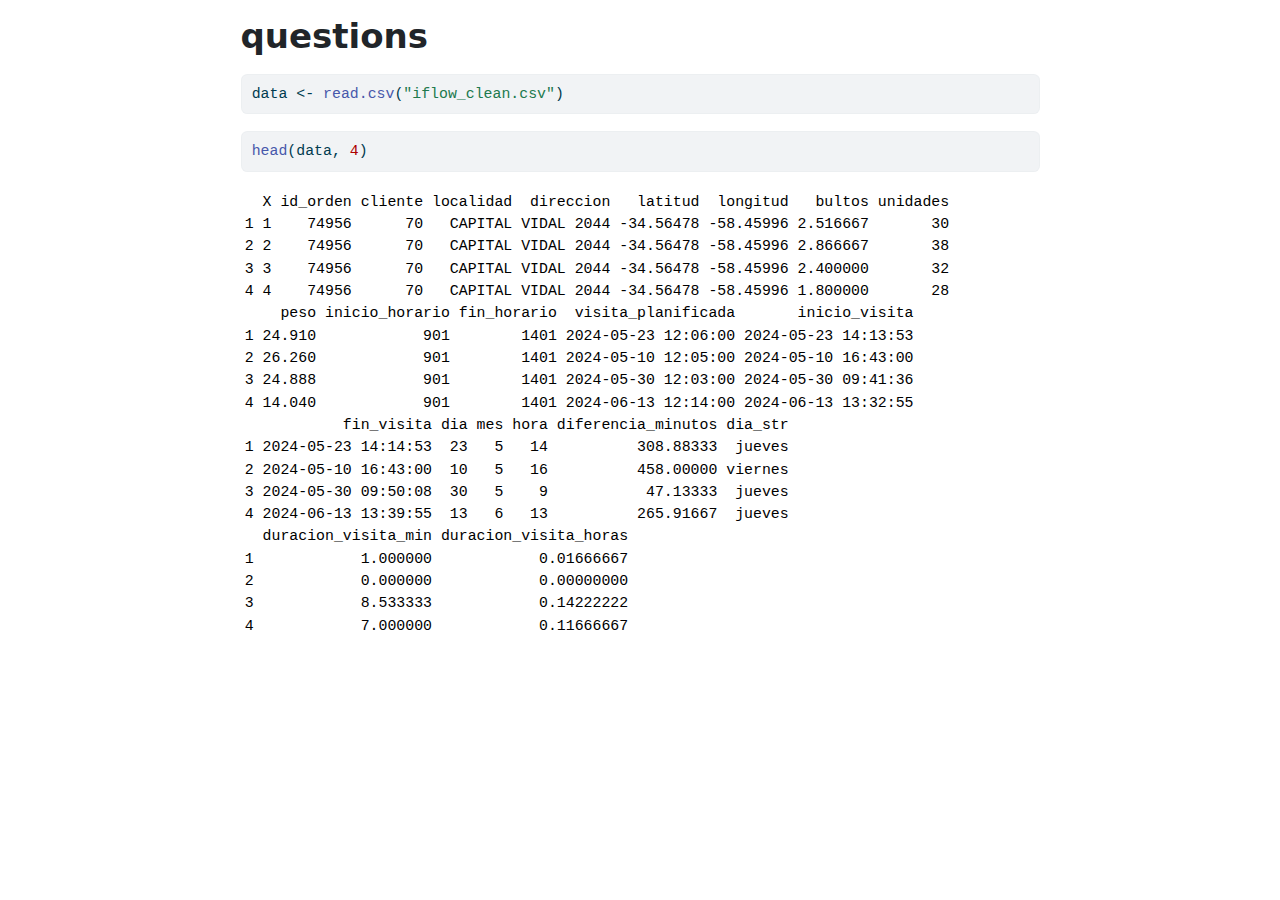
<file: questions.html>
<!DOCTYPE html>
<html xmlns="http://www.w3.org/1999/xhtml" lang="en" xml:lang="en"><head>

<meta charset="utf-8">
<meta name="generator" content="quarto-1.5.57">

<meta name="viewport" content="width=device-width, initial-scale=1.0, user-scalable=yes">


<title>questions</title>
<style>
code{white-space: pre-wrap;}
span.smallcaps{font-variant: small-caps;}
div.columns{display: flex; gap: min(4vw, 1.5em);}
div.column{flex: auto; overflow-x: auto;}
div.hanging-indent{margin-left: 1.5em; text-indent: -1.5em;}
ul.task-list{list-style: none;}
ul.task-list li input[type="checkbox"] {
  width: 0.8em;
  margin: 0 0.8em 0.2em -1em; /* quarto-specific, see https://github.com/quarto-dev/quarto-cli/issues/4556 */ 
  vertical-align: middle;
}
/* CSS for syntax highlighting */
pre > code.sourceCode { white-space: pre; position: relative; }
pre > code.sourceCode > span { line-height: 1.25; }
pre > code.sourceCode > span:empty { height: 1.2em; }
.sourceCode { overflow: visible; }
code.sourceCode > span { color: inherit; text-decoration: inherit; }
div.sourceCode { margin: 1em 0; }
pre.sourceCode { margin: 0; }
@media screen {
div.sourceCode { overflow: auto; }
}
@media print {
pre > code.sourceCode { white-space: pre-wrap; }
pre > code.sourceCode > span { display: inline-block; text-indent: -5em; padding-left: 5em; }
}
pre.numberSource code
  { counter-reset: source-line 0; }
pre.numberSource code > span
  { position: relative; left: -4em; counter-increment: source-line; }
pre.numberSource code > span > a:first-child::before
  { content: counter(source-line);
    position: relative; left: -1em; text-align: right; vertical-align: baseline;
    border: none; display: inline-block;
    -webkit-touch-callout: none; -webkit-user-select: none;
    -khtml-user-select: none; -moz-user-select: none;
    -ms-user-select: none; user-select: none;
    padding: 0 4px; width: 4em;
  }
pre.numberSource { margin-left: 3em;  padding-left: 4px; }
div.sourceCode
  {   }
@media screen {
pre > code.sourceCode > span > a:first-child::before { text-decoration: underline; }
}
</style>


<script src="questions_files/libs/clipboard/clipboard.min.js"></script>
<script src="questions_files/libs/quarto-html/quarto.js"></script>
<script src="questions_files/libs/quarto-html/popper.min.js"></script>
<script src="questions_files/libs/quarto-html/tippy.umd.min.js"></script>
<script src="questions_files/libs/quarto-html/anchor.min.js"></script>
<link href="questions_files/libs/quarto-html/tippy.css" rel="stylesheet">
<link href="questions_files/libs/quarto-html/quarto-syntax-highlighting.css" rel="stylesheet" id="quarto-text-highlighting-styles">
<script src="questions_files/libs/bootstrap/bootstrap.min.js"></script>
<link href="questions_files/libs/bootstrap/bootstrap-icons.css" rel="stylesheet">
<link href="questions_files/libs/bootstrap/bootstrap.min.css" rel="stylesheet" id="quarto-bootstrap" data-mode="light">


</head>

<body class="fullcontent">

<div id="quarto-content" class="page-columns page-rows-contents page-layout-article">

<main class="content" id="quarto-document-content">

<header id="title-block-header" class="quarto-title-block default">
<div class="quarto-title">
<h1 class="title">questions</h1>
</div>



<div class="quarto-title-meta">

    
  
    
  </div>
  


</header>


<div class="cell">
<div class="sourceCode cell-code" id="cb1"><pre class="sourceCode r code-with-copy"><code class="sourceCode r"><span id="cb1-1"><a href="#cb1-1" aria-hidden="true" tabindex="-1"></a>data <span class="ot">&lt;-</span> <span class="fu">read.csv</span>(<span class="st">"iflow_clean.csv"</span>)</span></code><button title="Copy to Clipboard" class="code-copy-button"><i class="bi"></i></button></pre></div>
</div>
<div class="cell">
<div class="sourceCode cell-code" id="cb2"><pre class="sourceCode r code-with-copy"><code class="sourceCode r"><span id="cb2-1"><a href="#cb2-1" aria-hidden="true" tabindex="-1"></a><span class="fu">head</span>(data, <span class="dv">4</span>)</span></code><button title="Copy to Clipboard" class="code-copy-button"><i class="bi"></i></button></pre></div>
<div class="cell-output cell-output-stdout">
<pre><code>  X id_orden cliente localidad  direccion   latitud  longitud   bultos unidades
1 1    74956      70   CAPITAL VIDAL 2044 -34.56478 -58.45996 2.516667       30
2 2    74956      70   CAPITAL VIDAL 2044 -34.56478 -58.45996 2.866667       38
3 3    74956      70   CAPITAL VIDAL 2044 -34.56478 -58.45996 2.400000       32
4 4    74956      70   CAPITAL VIDAL 2044 -34.56478 -58.45996 1.800000       28
    peso inicio_horario fin_horario  visita_planificada       inicio_visita
1 24.910            901        1401 2024-05-23 12:06:00 2024-05-23 14:13:53
2 26.260            901        1401 2024-05-10 12:05:00 2024-05-10 16:43:00
3 24.888            901        1401 2024-05-30 12:03:00 2024-05-30 09:41:36
4 14.040            901        1401 2024-06-13 12:14:00 2024-06-13 13:32:55
           fin_visita dia mes hora diferencia_minutos dia_str
1 2024-05-23 14:14:53  23   5   14          308.88333  jueves
2 2024-05-10 16:43:00  10   5   16          458.00000 viernes
3 2024-05-30 09:50:08  30   5    9           47.13333  jueves
4 2024-06-13 13:39:55  13   6   13          265.91667  jueves
  duracion_visita_min duracion_visita_horas
1            1.000000            0.01666667
2            0.000000            0.00000000
3            8.533333            0.14222222
4            7.000000            0.11666667</code></pre>
</div>
</div>

</main>
<!-- /main column -->
<script id="quarto-html-after-body" type="application/javascript">
window.document.addEventListener("DOMContentLoaded", function (event) {
  const toggleBodyColorMode = (bsSheetEl) => {
    const mode = bsSheetEl.getAttribute("data-mode");
    const bodyEl = window.document.querySelector("body");
    if (mode === "dark") {
      bodyEl.classList.add("quarto-dark");
      bodyEl.classList.remove("quarto-light");
    } else {
      bodyEl.classList.add("quarto-light");
      bodyEl.classList.remove("quarto-dark");
    }
  }
  const toggleBodyColorPrimary = () => {
    const bsSheetEl = window.document.querySelector("link#quarto-bootstrap");
    if (bsSheetEl) {
      toggleBodyColorMode(bsSheetEl);
    }
  }
  toggleBodyColorPrimary();  
  const icon = "";
  const anchorJS = new window.AnchorJS();
  anchorJS.options = {
    placement: 'right',
    icon: icon
  };
  anchorJS.add('.anchored');
  const isCodeAnnotation = (el) => {
    for (const clz of el.classList) {
      if (clz.startsWith('code-annotation-')) {                     
        return true;
      }
    }
    return false;
  }
  const onCopySuccess = function(e) {
    // button target
    const button = e.trigger;
    // don't keep focus
    button.blur();
    // flash "checked"
    button.classList.add('code-copy-button-checked');
    var currentTitle = button.getAttribute("title");
    button.setAttribute("title", "Copied!");
    let tooltip;
    if (window.bootstrap) {
      button.setAttribute("data-bs-toggle", "tooltip");
      button.setAttribute("data-bs-placement", "left");
      button.setAttribute("data-bs-title", "Copied!");
      tooltip = new bootstrap.Tooltip(button, 
        { trigger: "manual", 
          customClass: "code-copy-button-tooltip",
          offset: [0, -8]});
      tooltip.show();    
    }
    setTimeout(function() {
      if (tooltip) {
        tooltip.hide();
        button.removeAttribute("data-bs-title");
        button.removeAttribute("data-bs-toggle");
        button.removeAttribute("data-bs-placement");
      }
      button.setAttribute("title", currentTitle);
      button.classList.remove('code-copy-button-checked');
    }, 1000);
    // clear code selection
    e.clearSelection();
  }
  const getTextToCopy = function(trigger) {
      const codeEl = trigger.previousElementSibling.cloneNode(true);
      for (const childEl of codeEl.children) {
        if (isCodeAnnotation(childEl)) {
          childEl.remove();
        }
      }
      return codeEl.innerText;
  }
  const clipboard = new window.ClipboardJS('.code-copy-button:not([data-in-quarto-modal])', {
    text: getTextToCopy
  });
  clipboard.on('success', onCopySuccess);
  if (window.document.getElementById('quarto-embedded-source-code-modal')) {
    // For code content inside modals, clipBoardJS needs to be initialized with a container option
    // TODO: Check when it could be a function (https://github.com/zenorocha/clipboard.js/issues/860)
    const clipboardModal = new window.ClipboardJS('.code-copy-button[data-in-quarto-modal]', {
      text: getTextToCopy,
      container: window.document.getElementById('quarto-embedded-source-code-modal')
    });
    clipboardModal.on('success', onCopySuccess);
  }
    var localhostRegex = new RegExp(/^(?:http|https):\/\/localhost\:?[0-9]*\//);
    var mailtoRegex = new RegExp(/^mailto:/);
      var filterRegex = new RegExp('/' + window.location.host + '/');
    var isInternal = (href) => {
        return filterRegex.test(href) || localhostRegex.test(href) || mailtoRegex.test(href);
    }
    // Inspect non-navigation links and adorn them if external
 	var links = window.document.querySelectorAll('a[href]:not(.nav-link):not(.navbar-brand):not(.toc-action):not(.sidebar-link):not(.sidebar-item-toggle):not(.pagination-link):not(.no-external):not([aria-hidden]):not(.dropdown-item):not(.quarto-navigation-tool):not(.about-link)');
    for (var i=0; i<links.length; i++) {
      const link = links[i];
      if (!isInternal(link.href)) {
        // undo the damage that might have been done by quarto-nav.js in the case of
        // links that we want to consider external
        if (link.dataset.originalHref !== undefined) {
          link.href = link.dataset.originalHref;
        }
      }
    }
  function tippyHover(el, contentFn, onTriggerFn, onUntriggerFn) {
    const config = {
      allowHTML: true,
      maxWidth: 500,
      delay: 100,
      arrow: false,
      appendTo: function(el) {
          return el.parentElement;
      },
      interactive: true,
      interactiveBorder: 10,
      theme: 'quarto',
      placement: 'bottom-start',
    };
    if (contentFn) {
      config.content = contentFn;
    }
    if (onTriggerFn) {
      config.onTrigger = onTriggerFn;
    }
    if (onUntriggerFn) {
      config.onUntrigger = onUntriggerFn;
    }
    window.tippy(el, config); 
  }
  const noterefs = window.document.querySelectorAll('a[role="doc-noteref"]');
  for (var i=0; i<noterefs.length; i++) {
    const ref = noterefs[i];
    tippyHover(ref, function() {
      // use id or data attribute instead here
      let href = ref.getAttribute('data-footnote-href') || ref.getAttribute('href');
      try { href = new URL(href).hash; } catch {}
      const id = href.replace(/^#\/?/, "");
      const note = window.document.getElementById(id);
      if (note) {
        return note.innerHTML;
      } else {
        return "";
      }
    });
  }
  const xrefs = window.document.querySelectorAll('a.quarto-xref');
  const processXRef = (id, note) => {
    // Strip column container classes
    const stripColumnClz = (el) => {
      el.classList.remove("page-full", "page-columns");
      if (el.children) {
        for (const child of el.children) {
          stripColumnClz(child);
        }
      }
    }
    stripColumnClz(note)
    if (id === null || id.startsWith('sec-')) {
      // Special case sections, only their first couple elements
      const container = document.createElement("div");
      if (note.children && note.children.length > 2) {
        container.appendChild(note.children[0].cloneNode(true));
        for (let i = 1; i < note.children.length; i++) {
          const child = note.children[i];
          if (child.tagName === "P" && child.innerText === "") {
            continue;
          } else {
            container.appendChild(child.cloneNode(true));
            break;
          }
        }
        if (window.Quarto?.typesetMath) {
          window.Quarto.typesetMath(container);
        }
        return container.innerHTML
      } else {
        if (window.Quarto?.typesetMath) {
          window.Quarto.typesetMath(note);
        }
        return note.innerHTML;
      }
    } else {
      // Remove any anchor links if they are present
      const anchorLink = note.querySelector('a.anchorjs-link');
      if (anchorLink) {
        anchorLink.remove();
      }
      if (window.Quarto?.typesetMath) {
        window.Quarto.typesetMath(note);
      }
      // TODO in 1.5, we should make sure this works without a callout special case
      if (note.classList.contains("callout")) {
        return note.outerHTML;
      } else {
        return note.innerHTML;
      }
    }
  }
  for (var i=0; i<xrefs.length; i++) {
    const xref = xrefs[i];
    tippyHover(xref, undefined, function(instance) {
      instance.disable();
      let url = xref.getAttribute('href');
      let hash = undefined; 
      if (url.startsWith('#')) {
        hash = url;
      } else {
        try { hash = new URL(url).hash; } catch {}
      }
      if (hash) {
        const id = hash.replace(/^#\/?/, "");
        const note = window.document.getElementById(id);
        if (note !== null) {
          try {
            const html = processXRef(id, note.cloneNode(true));
            instance.setContent(html);
          } finally {
            instance.enable();
            instance.show();
          }
        } else {
          // See if we can fetch this
          fetch(url.split('#')[0])
          .then(res => res.text())
          .then(html => {
            const parser = new DOMParser();
            const htmlDoc = parser.parseFromString(html, "text/html");
            const note = htmlDoc.getElementById(id);
            if (note !== null) {
              const html = processXRef(id, note);
              instance.setContent(html);
            } 
          }).finally(() => {
            instance.enable();
            instance.show();
          });
        }
      } else {
        // See if we can fetch a full url (with no hash to target)
        // This is a special case and we should probably do some content thinning / targeting
        fetch(url)
        .then(res => res.text())
        .then(html => {
          const parser = new DOMParser();
          const htmlDoc = parser.parseFromString(html, "text/html");
          const note = htmlDoc.querySelector('main.content');
          if (note !== null) {
            // This should only happen for chapter cross references
            // (since there is no id in the URL)
            // remove the first header
            if (note.children.length > 0 && note.children[0].tagName === "HEADER") {
              note.children[0].remove();
            }
            const html = processXRef(null, note);
            instance.setContent(html);
          } 
        }).finally(() => {
          instance.enable();
          instance.show();
        });
      }
    }, function(instance) {
    });
  }
      let selectedAnnoteEl;
      const selectorForAnnotation = ( cell, annotation) => {
        let cellAttr = 'data-code-cell="' + cell + '"';
        let lineAttr = 'data-code-annotation="' +  annotation + '"';
        const selector = 'span[' + cellAttr + '][' + lineAttr + ']';
        return selector;
      }
      const selectCodeLines = (annoteEl) => {
        const doc = window.document;
        const targetCell = annoteEl.getAttribute("data-target-cell");
        const targetAnnotation = annoteEl.getAttribute("data-target-annotation");
        const annoteSpan = window.document.querySelector(selectorForAnnotation(targetCell, targetAnnotation));
        const lines = annoteSpan.getAttribute("data-code-lines").split(",");
        const lineIds = lines.map((line) => {
          return targetCell + "-" + line;
        })
        let top = null;
        let height = null;
        let parent = null;
        if (lineIds.length > 0) {
            //compute the position of the single el (top and bottom and make a div)
            const el = window.document.getElementById(lineIds[0]);
            top = el.offsetTop;
            height = el.offsetHeight;
            parent = el.parentElement.parentElement;
          if (lineIds.length > 1) {
            const lastEl = window.document.getElementById(lineIds[lineIds.length - 1]);
            const bottom = lastEl.offsetTop + lastEl.offsetHeight;
            height = bottom - top;
          }
          if (top !== null && height !== null && parent !== null) {
            // cook up a div (if necessary) and position it 
            let div = window.document.getElementById("code-annotation-line-highlight");
            if (div === null) {
              div = window.document.createElement("div");
              div.setAttribute("id", "code-annotation-line-highlight");
              div.style.position = 'absolute';
              parent.appendChild(div);
            }
            div.style.top = top - 2 + "px";
            div.style.height = height + 4 + "px";
            div.style.left = 0;
            let gutterDiv = window.document.getElementById("code-annotation-line-highlight-gutter");
            if (gutterDiv === null) {
              gutterDiv = window.document.createElement("div");
              gutterDiv.setAttribute("id", "code-annotation-line-highlight-gutter");
              gutterDiv.style.position = 'absolute';
              const codeCell = window.document.getElementById(targetCell);
              const gutter = codeCell.querySelector('.code-annotation-gutter');
              gutter.appendChild(gutterDiv);
            }
            gutterDiv.style.top = top - 2 + "px";
            gutterDiv.style.height = height + 4 + "px";
          }
          selectedAnnoteEl = annoteEl;
        }
      };
      const unselectCodeLines = () => {
        const elementsIds = ["code-annotation-line-highlight", "code-annotation-line-highlight-gutter"];
        elementsIds.forEach((elId) => {
          const div = window.document.getElementById(elId);
          if (div) {
            div.remove();
          }
        });
        selectedAnnoteEl = undefined;
      };
        // Handle positioning of the toggle
    window.addEventListener(
      "resize",
      throttle(() => {
        elRect = undefined;
        if (selectedAnnoteEl) {
          selectCodeLines(selectedAnnoteEl);
        }
      }, 10)
    );
    function throttle(fn, ms) {
    let throttle = false;
    let timer;
      return (...args) => {
        if(!throttle) { // first call gets through
            fn.apply(this, args);
            throttle = true;
        } else { // all the others get throttled
            if(timer) clearTimeout(timer); // cancel #2
            timer = setTimeout(() => {
              fn.apply(this, args);
              timer = throttle = false;
            }, ms);
        }
      };
    }
      // Attach click handler to the DT
      const annoteDls = window.document.querySelectorAll('dt[data-target-cell]');
      for (const annoteDlNode of annoteDls) {
        annoteDlNode.addEventListener('click', (event) => {
          const clickedEl = event.target;
          if (clickedEl !== selectedAnnoteEl) {
            unselectCodeLines();
            const activeEl = window.document.querySelector('dt[data-target-cell].code-annotation-active');
            if (activeEl) {
              activeEl.classList.remove('code-annotation-active');
            }
            selectCodeLines(clickedEl);
            clickedEl.classList.add('code-annotation-active');
          } else {
            // Unselect the line
            unselectCodeLines();
            clickedEl.classList.remove('code-annotation-active');
          }
        });
      }
  const findCites = (el) => {
    const parentEl = el.parentElement;
    if (parentEl) {
      const cites = parentEl.dataset.cites;
      if (cites) {
        return {
          el,
          cites: cites.split(' ')
        };
      } else {
        return findCites(el.parentElement)
      }
    } else {
      return undefined;
    }
  };
  var bibliorefs = window.document.querySelectorAll('a[role="doc-biblioref"]');
  for (var i=0; i<bibliorefs.length; i++) {
    const ref = bibliorefs[i];
    const citeInfo = findCites(ref);
    if (citeInfo) {
      tippyHover(citeInfo.el, function() {
        var popup = window.document.createElement('div');
        citeInfo.cites.forEach(function(cite) {
          var citeDiv = window.document.createElement('div');
          citeDiv.classList.add('hanging-indent');
          citeDiv.classList.add('csl-entry');
          var biblioDiv = window.document.getElementById('ref-' + cite);
          if (biblioDiv) {
            citeDiv.innerHTML = biblioDiv.innerHTML;
          }
          popup.appendChild(citeDiv);
        });
        return popup.innerHTML;
      });
    }
  }
});
</script>
</div> <!-- /content -->




</body></html>
</file>
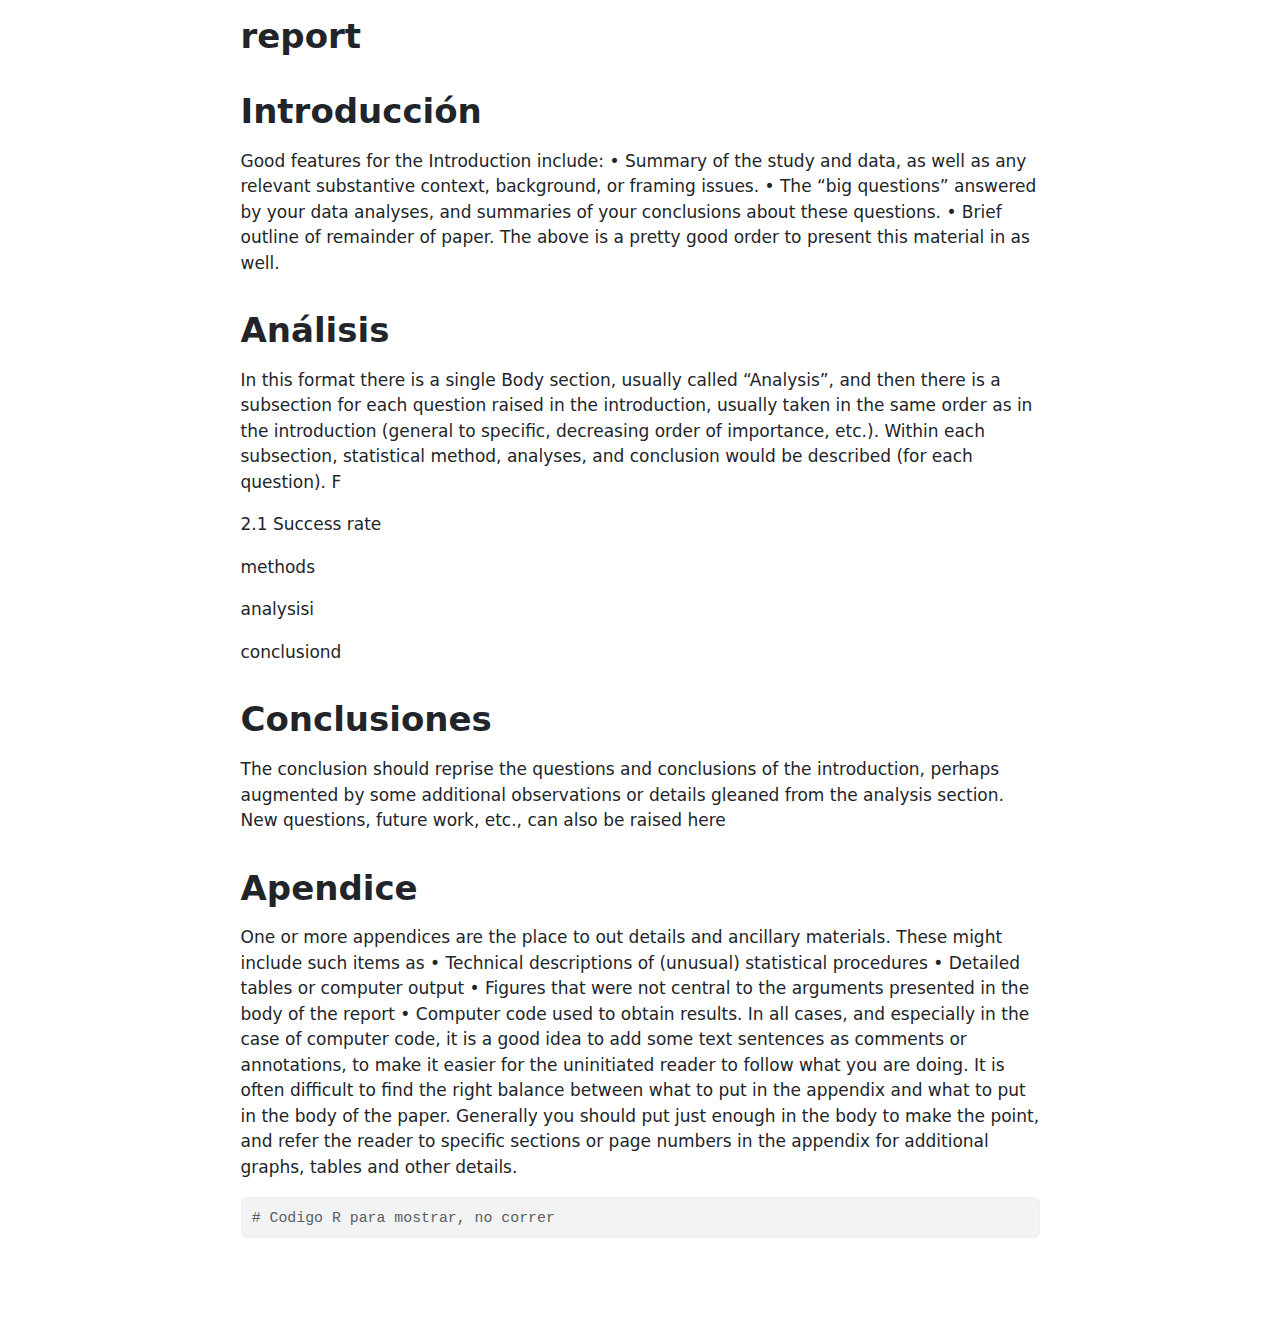
<file: report.html>
<!DOCTYPE html>
<html xmlns="http://www.w3.org/1999/xhtml" lang="en" xml:lang="en"><head>

<meta charset="utf-8">
<meta name="generator" content="quarto-1.4.555">

<meta name="viewport" content="width=device-width, initial-scale=1.0, user-scalable=yes">


<title>report</title>
<style>
code{white-space: pre-wrap;}
span.smallcaps{font-variant: small-caps;}
div.columns{display: flex; gap: min(4vw, 1.5em);}
div.column{flex: auto; overflow-x: auto;}
div.hanging-indent{margin-left: 1.5em; text-indent: -1.5em;}
ul.task-list{list-style: none;}
ul.task-list li input[type="checkbox"] {
  width: 0.8em;
  margin: 0 0.8em 0.2em -1em; /* quarto-specific, see https://github.com/quarto-dev/quarto-cli/issues/4556 */ 
  vertical-align: middle;
}
/* CSS for syntax highlighting */
pre > code.sourceCode { white-space: pre; position: relative; }
pre > code.sourceCode > span { line-height: 1.25; }
pre > code.sourceCode > span:empty { height: 1.2em; }
.sourceCode { overflow: visible; }
code.sourceCode > span { color: inherit; text-decoration: inherit; }
div.sourceCode { margin: 1em 0; }
pre.sourceCode { margin: 0; }
@media screen {
div.sourceCode { overflow: auto; }
}
@media print {
pre > code.sourceCode { white-space: pre-wrap; }
pre > code.sourceCode > span { text-indent: -5em; padding-left: 5em; }
}
pre.numberSource code
  { counter-reset: source-line 0; }
pre.numberSource code > span
  { position: relative; left: -4em; counter-increment: source-line; }
pre.numberSource code > span > a:first-child::before
  { content: counter(source-line);
    position: relative; left: -1em; text-align: right; vertical-align: baseline;
    border: none; display: inline-block;
    -webkit-touch-callout: none; -webkit-user-select: none;
    -khtml-user-select: none; -moz-user-select: none;
    -ms-user-select: none; user-select: none;
    padding: 0 4px; width: 4em;
  }
pre.numberSource { margin-left: 3em;  padding-left: 4px; }
div.sourceCode
  {   }
@media screen {
pre > code.sourceCode > span > a:first-child::before { text-decoration: underline; }
}
</style>


<script src="report_files/libs/clipboard/clipboard.min.js"></script>
<script src="report_files/libs/quarto-html/quarto.js"></script>
<script src="report_files/libs/quarto-html/popper.min.js"></script>
<script src="report_files/libs/quarto-html/tippy.umd.min.js"></script>
<script src="report_files/libs/quarto-html/anchor.min.js"></script>
<link href="report_files/libs/quarto-html/tippy.css" rel="stylesheet">
<link href="report_files/libs/quarto-html/quarto-syntax-highlighting.css" rel="stylesheet" id="quarto-text-highlighting-styles">
<script src="report_files/libs/bootstrap/bootstrap.min.js"></script>
<link href="report_files/libs/bootstrap/bootstrap-icons.css" rel="stylesheet">
<link href="report_files/libs/bootstrap/bootstrap.min.css" rel="stylesheet" id="quarto-bootstrap" data-mode="light">


</head>

<body class="fullcontent">

<div id="quarto-content" class="page-columns page-rows-contents page-layout-article">

<main class="content" id="quarto-document-content">

<header id="title-block-header" class="quarto-title-block default">
<div class="quarto-title">
<h1 class="title">report</h1>
</div>



<div class="quarto-title-meta">

    
  
    
  </div>
  


</header>


<section id="introducción" class="level1">
<h1>Introducción</h1>
<p>Good features for the Introduction include: • Summary of the study and data, as well as any relevant substantive context, background, or framing issues. • The “big questions” answered by your data analyses, and summaries of your conclusions about these questions. • Brief outline of remainder of paper. The above is a pretty good order to present this material in as well.</p>
</section>
<section id="análisis" class="level1">
<h1>Análisis</h1>
<p>In this format there is a single Body section, usually called “Analysis”, and then there is a subsection for each question raised in the introduction, usually taken in the same order as in the introduction (general to specific, decreasing order of importance, etc.). Within each subsection, statistical method, analyses, and conclusion would be described (for each question). F</p>
<p>2.1 Success rate</p>
<p>methods</p>
<p>analysisi</p>
<p>conclusiond</p>
</section>
<section id="conclusiones" class="level1">
<h1>Conclusiones</h1>
<p>The conclusion should reprise the questions and conclusions of the introduction, perhaps augmented by some additional observations or details gleaned from the analysis section. New questions, future work, etc., can also be raised here</p>
</section>
<section id="apendice" class="level1">
<h1>Apendice</h1>
<p>One or more appendices are the place to out details and ancillary materials. These might include such items as • Technical descriptions of (unusual) statistical procedures • Detailed tables or computer output • Figures that were not central to the arguments presented in the body of the report • Computer code used to obtain results. In all cases, and especially in the case of computer code, it is a good idea to add some text sentences as comments or annotations, to make it easier for the uninitiated reader to follow what you are doing. It is often difficult to find the right balance between what to put in the appendix and what to put in the body of the paper. Generally you should put just enough in the body to make the point, and refer the reader to specific sections or page numbers in the appendix for additional graphs, tables and other details.</p>
<div class="sourceCode" id="cb1"><pre class="sourceCode r code-with-copy"><code class="sourceCode r"><span id="cb1-1"><a href="#cb1-1" aria-hidden="true" tabindex="-1"></a><span class="co"># Codigo R para mostrar, no correr</span></span></code><button title="Copy to Clipboard" class="code-copy-button"><i class="bi"></i></button></pre></div>
</section>

</main>
<!-- /main column -->
<script id="quarto-html-after-body" type="application/javascript">
window.document.addEventListener("DOMContentLoaded", function (event) {
  const toggleBodyColorMode = (bsSheetEl) => {
    const mode = bsSheetEl.getAttribute("data-mode");
    const bodyEl = window.document.querySelector("body");
    if (mode === "dark") {
      bodyEl.classList.add("quarto-dark");
      bodyEl.classList.remove("quarto-light");
    } else {
      bodyEl.classList.add("quarto-light");
      bodyEl.classList.remove("quarto-dark");
    }
  }
  const toggleBodyColorPrimary = () => {
    const bsSheetEl = window.document.querySelector("link#quarto-bootstrap");
    if (bsSheetEl) {
      toggleBodyColorMode(bsSheetEl);
    }
  }
  toggleBodyColorPrimary();  
  const icon = "";
  const anchorJS = new window.AnchorJS();
  anchorJS.options = {
    placement: 'right',
    icon: icon
  };
  anchorJS.add('.anchored');
  const isCodeAnnotation = (el) => {
    for (const clz of el.classList) {
      if (clz.startsWith('code-annotation-')) {                     
        return true;
      }
    }
    return false;
  }
  const clipboard = new window.ClipboardJS('.code-copy-button', {
    text: function(trigger) {
      const codeEl = trigger.previousElementSibling.cloneNode(true);
      for (const childEl of codeEl.children) {
        if (isCodeAnnotation(childEl)) {
          childEl.remove();
        }
      }
      return codeEl.innerText;
    }
  });
  clipboard.on('success', function(e) {
    // button target
    const button = e.trigger;
    // don't keep focus
    button.blur();
    // flash "checked"
    button.classList.add('code-copy-button-checked');
    var currentTitle = button.getAttribute("title");
    button.setAttribute("title", "Copied!");
    let tooltip;
    if (window.bootstrap) {
      button.setAttribute("data-bs-toggle", "tooltip");
      button.setAttribute("data-bs-placement", "left");
      button.setAttribute("data-bs-title", "Copied!");
      tooltip = new bootstrap.Tooltip(button, 
        { trigger: "manual", 
          customClass: "code-copy-button-tooltip",
          offset: [0, -8]});
      tooltip.show();    
    }
    setTimeout(function() {
      if (tooltip) {
        tooltip.hide();
        button.removeAttribute("data-bs-title");
        button.removeAttribute("data-bs-toggle");
        button.removeAttribute("data-bs-placement");
      }
      button.setAttribute("title", currentTitle);
      button.classList.remove('code-copy-button-checked');
    }, 1000);
    // clear code selection
    e.clearSelection();
  });
    var localhostRegex = new RegExp(/^(?:http|https):\/\/localhost\:?[0-9]*\//);
    var mailtoRegex = new RegExp(/^mailto:/);
      var filterRegex = new RegExp('/' + window.location.host + '/');
    var isInternal = (href) => {
        return filterRegex.test(href) || localhostRegex.test(href) || mailtoRegex.test(href);
    }
    // Inspect non-navigation links and adorn them if external
 	var links = window.document.querySelectorAll('a[href]:not(.nav-link):not(.navbar-brand):not(.toc-action):not(.sidebar-link):not(.sidebar-item-toggle):not(.pagination-link):not(.no-external):not([aria-hidden]):not(.dropdown-item):not(.quarto-navigation-tool)');
    for (var i=0; i<links.length; i++) {
      const link = links[i];
      if (!isInternal(link.href)) {
        // undo the damage that might have been done by quarto-nav.js in the case of
        // links that we want to consider external
        if (link.dataset.originalHref !== undefined) {
          link.href = link.dataset.originalHref;
        }
      }
    }
  function tippyHover(el, contentFn, onTriggerFn, onUntriggerFn) {
    const config = {
      allowHTML: true,
      maxWidth: 500,
      delay: 100,
      arrow: false,
      appendTo: function(el) {
          return el.parentElement;
      },
      interactive: true,
      interactiveBorder: 10,
      theme: 'quarto',
      placement: 'bottom-start',
    };
    if (contentFn) {
      config.content = contentFn;
    }
    if (onTriggerFn) {
      config.onTrigger = onTriggerFn;
    }
    if (onUntriggerFn) {
      config.onUntrigger = onUntriggerFn;
    }
    window.tippy(el, config); 
  }
  const noterefs = window.document.querySelectorAll('a[role="doc-noteref"]');
  for (var i=0; i<noterefs.length; i++) {
    const ref = noterefs[i];
    tippyHover(ref, function() {
      // use id or data attribute instead here
      let href = ref.getAttribute('data-footnote-href') || ref.getAttribute('href');
      try { href = new URL(href).hash; } catch {}
      const id = href.replace(/^#\/?/, "");
      const note = window.document.getElementById(id);
      if (note) {
        return note.innerHTML;
      } else {
        return "";
      }
    });
  }
  const xrefs = window.document.querySelectorAll('a.quarto-xref');
  const processXRef = (id, note) => {
    // Strip column container classes
    const stripColumnClz = (el) => {
      el.classList.remove("page-full", "page-columns");
      if (el.children) {
        for (const child of el.children) {
          stripColumnClz(child);
        }
      }
    }
    stripColumnClz(note)
    if (id === null || id.startsWith('sec-')) {
      // Special case sections, only their first couple elements
      const container = document.createElement("div");
      if (note.children && note.children.length > 2) {
        container.appendChild(note.children[0].cloneNode(true));
        for (let i = 1; i < note.children.length; i++) {
          const child = note.children[i];
          if (child.tagName === "P" && child.innerText === "") {
            continue;
          } else {
            container.appendChild(child.cloneNode(true));
            break;
          }
        }
        if (window.Quarto?.typesetMath) {
          window.Quarto.typesetMath(container);
        }
        return container.innerHTML
      } else {
        if (window.Quarto?.typesetMath) {
          window.Quarto.typesetMath(note);
        }
        return note.innerHTML;
      }
    } else {
      // Remove any anchor links if they are present
      const anchorLink = note.querySelector('a.anchorjs-link');
      if (anchorLink) {
        anchorLink.remove();
      }
      if (window.Quarto?.typesetMath) {
        window.Quarto.typesetMath(note);
      }
      // TODO in 1.5, we should make sure this works without a callout special case
      if (note.classList.contains("callout")) {
        return note.outerHTML;
      } else {
        return note.innerHTML;
      }
    }
  }
  for (var i=0; i<xrefs.length; i++) {
    const xref = xrefs[i];
    tippyHover(xref, undefined, function(instance) {
      instance.disable();
      let url = xref.getAttribute('href');
      let hash = undefined; 
      if (url.startsWith('#')) {
        hash = url;
      } else {
        try { hash = new URL(url).hash; } catch {}
      }
      if (hash) {
        const id = hash.replace(/^#\/?/, "");
        const note = window.document.getElementById(id);
        if (note !== null) {
          try {
            const html = processXRef(id, note.cloneNode(true));
            instance.setContent(html);
          } finally {
            instance.enable();
            instance.show();
          }
        } else {
          // See if we can fetch this
          fetch(url.split('#')[0])
          .then(res => res.text())
          .then(html => {
            const parser = new DOMParser();
            const htmlDoc = parser.parseFromString(html, "text/html");
            const note = htmlDoc.getElementById(id);
            if (note !== null) {
              const html = processXRef(id, note);
              instance.setContent(html);
            } 
          }).finally(() => {
            instance.enable();
            instance.show();
          });
        }
      } else {
        // See if we can fetch a full url (with no hash to target)
        // This is a special case and we should probably do some content thinning / targeting
        fetch(url)
        .then(res => res.text())
        .then(html => {
          const parser = new DOMParser();
          const htmlDoc = parser.parseFromString(html, "text/html");
          const note = htmlDoc.querySelector('main.content');
          if (note !== null) {
            // This should only happen for chapter cross references
            // (since there is no id in the URL)
            // remove the first header
            if (note.children.length > 0 && note.children[0].tagName === "HEADER") {
              note.children[0].remove();
            }
            const html = processXRef(null, note);
            instance.setContent(html);
          } 
        }).finally(() => {
          instance.enable();
          instance.show();
        });
      }
    }, function(instance) {
    });
  }
      let selectedAnnoteEl;
      const selectorForAnnotation = ( cell, annotation) => {
        let cellAttr = 'data-code-cell="' + cell + '"';
        let lineAttr = 'data-code-annotation="' +  annotation + '"';
        const selector = 'span[' + cellAttr + '][' + lineAttr + ']';
        return selector;
      }
      const selectCodeLines = (annoteEl) => {
        const doc = window.document;
        const targetCell = annoteEl.getAttribute("data-target-cell");
        const targetAnnotation = annoteEl.getAttribute("data-target-annotation");
        const annoteSpan = window.document.querySelector(selectorForAnnotation(targetCell, targetAnnotation));
        const lines = annoteSpan.getAttribute("data-code-lines").split(",");
        const lineIds = lines.map((line) => {
          return targetCell + "-" + line;
        })
        let top = null;
        let height = null;
        let parent = null;
        if (lineIds.length > 0) {
            //compute the position of the single el (top and bottom and make a div)
            const el = window.document.getElementById(lineIds[0]);
            top = el.offsetTop;
            height = el.offsetHeight;
            parent = el.parentElement.parentElement;
          if (lineIds.length > 1) {
            const lastEl = window.document.getElementById(lineIds[lineIds.length - 1]);
            const bottom = lastEl.offsetTop + lastEl.offsetHeight;
            height = bottom - top;
          }
          if (top !== null && height !== null && parent !== null) {
            // cook up a div (if necessary) and position it 
            let div = window.document.getElementById("code-annotation-line-highlight");
            if (div === null) {
              div = window.document.createElement("div");
              div.setAttribute("id", "code-annotation-line-highlight");
              div.style.position = 'absolute';
              parent.appendChild(div);
            }
            div.style.top = top - 2 + "px";
            div.style.height = height + 4 + "px";
            div.style.left = 0;
            let gutterDiv = window.document.getElementById("code-annotation-line-highlight-gutter");
            if (gutterDiv === null) {
              gutterDiv = window.document.createElement("div");
              gutterDiv.setAttribute("id", "code-annotation-line-highlight-gutter");
              gutterDiv.style.position = 'absolute';
              const codeCell = window.document.getElementById(targetCell);
              const gutter = codeCell.querySelector('.code-annotation-gutter');
              gutter.appendChild(gutterDiv);
            }
            gutterDiv.style.top = top - 2 + "px";
            gutterDiv.style.height = height + 4 + "px";
          }
          selectedAnnoteEl = annoteEl;
        }
      };
      const unselectCodeLines = () => {
        const elementsIds = ["code-annotation-line-highlight", "code-annotation-line-highlight-gutter"];
        elementsIds.forEach((elId) => {
          const div = window.document.getElementById(elId);
          if (div) {
            div.remove();
          }
        });
        selectedAnnoteEl = undefined;
      };
        // Handle positioning of the toggle
    window.addEventListener(
      "resize",
      throttle(() => {
        elRect = undefined;
        if (selectedAnnoteEl) {
          selectCodeLines(selectedAnnoteEl);
        }
      }, 10)
    );
    function throttle(fn, ms) {
    let throttle = false;
    let timer;
      return (...args) => {
        if(!throttle) { // first call gets through
            fn.apply(this, args);
            throttle = true;
        } else { // all the others get throttled
            if(timer) clearTimeout(timer); // cancel #2
            timer = setTimeout(() => {
              fn.apply(this, args);
              timer = throttle = false;
            }, ms);
        }
      };
    }
      // Attach click handler to the DT
      const annoteDls = window.document.querySelectorAll('dt[data-target-cell]');
      for (const annoteDlNode of annoteDls) {
        annoteDlNode.addEventListener('click', (event) => {
          const clickedEl = event.target;
          if (clickedEl !== selectedAnnoteEl) {
            unselectCodeLines();
            const activeEl = window.document.querySelector('dt[data-target-cell].code-annotation-active');
            if (activeEl) {
              activeEl.classList.remove('code-annotation-active');
            }
            selectCodeLines(clickedEl);
            clickedEl.classList.add('code-annotation-active');
          } else {
            // Unselect the line
            unselectCodeLines();
            clickedEl.classList.remove('code-annotation-active');
          }
        });
      }
  const findCites = (el) => {
    const parentEl = el.parentElement;
    if (parentEl) {
      const cites = parentEl.dataset.cites;
      if (cites) {
        return {
          el,
          cites: cites.split(' ')
        };
      } else {
        return findCites(el.parentElement)
      }
    } else {
      return undefined;
    }
  };
  var bibliorefs = window.document.querySelectorAll('a[role="doc-biblioref"]');
  for (var i=0; i<bibliorefs.length; i++) {
    const ref = bibliorefs[i];
    const citeInfo = findCites(ref);
    if (citeInfo) {
      tippyHover(citeInfo.el, function() {
        var popup = window.document.createElement('div');
        citeInfo.cites.forEach(function(cite) {
          var citeDiv = window.document.createElement('div');
          citeDiv.classList.add('hanging-indent');
          citeDiv.classList.add('csl-entry');
          var biblioDiv = window.document.getElementById('ref-' + cite);
          if (biblioDiv) {
            citeDiv.innerHTML = biblioDiv.innerHTML;
          }
          popup.appendChild(citeDiv);
        });
        return popup.innerHTML;
      });
    }
  }
});
</script>
</div> <!-- /content -->




</body></html>
</file>
<file: ideas_misc/style.css>
:root {
    --primary-color: #95c11f;
    --secondary-color: #3e9b1af1;
    --text-color: #333;
    --bg-color: #f4f7f9;
}

* {
    margin: 0;
    padding: 0;
    box-sizing: border-box;
}

body {
    font-family: 'Poppins', sans-serif;
    line-height: 1.6;
    color: var(--text-color);
    background-color: var(--bg-color);
}

.container {
    max-width: 1200px;
    margin: 0 auto;
    padding: 0 20px;
}

header {
    background-color: white;
    box-shadow: 0 2px 4px rgba(0,0,0,0.1);
    position: fixed;
    width: 100%;
    z-index: 1000;
    
}

nav {
    display: flex;
    justify-content: space-between;
    align-items: center;
    padding: 20px 0;
}

.logo {
    height: 40px;
    justify-content: flex-start;
}

nav ul {
    display: flex;
    list-style-type: none;
}

nav ul li {
    margin-left: 30px;
}

nav ul li a {
    color: var(--text-color);
    text-decoration: none;
    transition: color 0.2s ease;
}

nav ul li a:hover {
    color: var(--primary-color);
}

.hero {
    background-image: url('../images/camion.jpg');
    padding: 150px 0 100px;
    text-align: center;
    height: 100vh;
    background-size: cover;
    background-position: -1px;
    position: relative;
}

.hero::before {
    content: "";
    position: absolute;
    top: 0;
    left: 0;
    right: 0;
    bottom: 0;
    background-color: rgba(0, 0, 0, 0.5); /* Adjust the last value (0.5) to control darkness */
    z-index: 1;
}

.hero h1,
.hero p,
.hero .cta-button {
    position: relative;
    z-index: 2;
    color: white; /* Ensure text is visible on darker background */
}

.hero h1 {
    font-size: 36px;
    font-weight: 600;
    margin-bottom: 20px;
}

.hero p {
    font-size: 18px;
    margin-bottom: 30px;
}

.cta-button {
    background-color: var(--primary-color);
    color: white;
    border: none;
    padding: 10px 20px;
    font-size: 18px;
    cursor: pointer;
    transition: background-color 0.2s ease;
}

.cta-button:hover {
    background-color: var(--secondary-color);
}

.analysis {
    padding: 50px 0;
}

.analysis h2 {
    font-size: 24px;
    margin-bottom: 20px;
}

#data-visualization {
    display: flex;
    justify-content: space-around;
    align-items: flex-end;
    height: 300px;
    padding: 20px;
    background-color: white;
    border-radius: 8px;
    margin-top: 20px;
}

.bar-container {
    display: flex;
    flex-direction: column;
    align-items: center;
    width: 60px;
}

.bar {
    width: 40px;
    background-color: var(--primary-color);
    margin-bottom: 10px;
    transition: height 0.5s ease;
}

.label {
    font-size: 0.8em;
    text-align: center;
    margin-bottom: 5px;
}

.value {
    font-weight: bold;
}

footer {
    background-color: var(--bg-color);
    padding: 20px 0;
    text-align: center;
}

footer p {
    font-size: 14px;
    color: #666;
}
</file>
<file: lorenn_files/libs/quarto-html/tippy.css>
.tippy-box[data-animation=fade][data-state=hidden]{opacity:0}[data-tippy-root]{max-width:calc(100vw - 10px)}.tippy-box{position:relative;background-color:#333;color:#fff;border-radius:4px;font-size:14px;line-height:1.4;white-space:normal;outline:0;transition-property:transform,visibility,opacity}.tippy-box[data-placement^=top]>.tippy-arrow{bottom:0}.tippy-box[data-placement^=top]>.tippy-arrow:before{bottom:-7px;left:0;border-width:8px 8px 0;border-top-color:initial;transform-origin:center top}.tippy-box[data-placement^=bottom]>.tippy-arrow{top:0}.tippy-box[data-placement^=bottom]>.tippy-arrow:before{top:-7px;left:0;border-width:0 8px 8px;border-bottom-color:initial;transform-origin:center bottom}.tippy-box[data-placement^=left]>.tippy-arrow{right:0}.tippy-box[data-placement^=left]>.tippy-arrow:before{border-width:8px 0 8px 8px;border-left-color:initial;right:-7px;transform-origin:center left}.tippy-box[data-placement^=right]>.tippy-arrow{left:0}.tippy-box[data-placement^=right]>.tippy-arrow:before{left:-7px;border-width:8px 8px 8px 0;border-right-color:initial;transform-origin:center right}.tippy-box[data-inertia][data-state=visible]{transition-timing-function:cubic-bezier(.54,1.5,.38,1.11)}.tippy-arrow{width:16px;height:16px;color:#333}.tippy-arrow:before{content:"";position:absolute;border-color:transparent;border-style:solid}.tippy-content{position:relative;padding:5px 9px;z-index:1}
</file>
<file: lorenn_files/libs/quarto-html/quarto-syntax-highlighting.css>
/* quarto syntax highlight colors */
:root {
  --quarto-hl-ot-color: #003B4F;
  --quarto-hl-at-color: #657422;
  --quarto-hl-ss-color: #20794D;
  --quarto-hl-an-color: #5E5E5E;
  --quarto-hl-fu-color: #4758AB;
  --quarto-hl-st-color: #20794D;
  --quarto-hl-cf-color: #003B4F;
  --quarto-hl-op-color: #5E5E5E;
  --quarto-hl-er-color: #AD0000;
  --quarto-hl-bn-color: #AD0000;
  --quarto-hl-al-color: #AD0000;
  --quarto-hl-va-color: #111111;
  --quarto-hl-bu-color: inherit;
  --quarto-hl-ex-color: inherit;
  --quarto-hl-pp-color: #AD0000;
  --quarto-hl-in-color: #5E5E5E;
  --quarto-hl-vs-color: #20794D;
  --quarto-hl-wa-color: #5E5E5E;
  --quarto-hl-do-color: #5E5E5E;
  --quarto-hl-im-color: #00769E;
  --quarto-hl-ch-color: #20794D;
  --quarto-hl-dt-color: #AD0000;
  --quarto-hl-fl-color: #AD0000;
  --quarto-hl-co-color: #5E5E5E;
  --quarto-hl-cv-color: #5E5E5E;
  --quarto-hl-cn-color: #8f5902;
  --quarto-hl-sc-color: #5E5E5E;
  --quarto-hl-dv-color: #AD0000;
  --quarto-hl-kw-color: #003B4F;
}

/* other quarto variables */
:root {
  --quarto-font-monospace: SFMono-Regular, Menlo, Monaco, Consolas, "Liberation Mono", "Courier New", monospace;
}

pre > code.sourceCode > span {
  color: #003B4F;
}

code span {
  color: #003B4F;
}

code.sourceCode > span {
  color: #003B4F;
}

div.sourceCode,
div.sourceCode pre.sourceCode {
  color: #003B4F;
}

code span.ot {
  color: #003B4F;
  font-style: inherit;
}

code span.at {
  color: #657422;
  font-style: inherit;
}

code span.ss {
  color: #20794D;
  font-style: inherit;
}

code span.an {
  color: #5E5E5E;
  font-style: inherit;
}

code span.fu {
  color: #4758AB;
  font-style: inherit;
}

code span.st {
  color: #20794D;
  font-style: inherit;
}

code span.cf {
  color: #003B4F;
  font-weight: bold;
  font-style: inherit;
}

code span.op {
  color: #5E5E5E;
  font-style: inherit;
}

code span.er {
  color: #AD0000;
  font-style: inherit;
}

code span.bn {
  color: #AD0000;
  font-style: inherit;
}

code span.al {
  color: #AD0000;
  font-style: inherit;
}

code span.va {
  color: #111111;
  font-style: inherit;
}

code span.bu {
  font-style: inherit;
}

code span.ex {
  font-style: inherit;
}

code span.pp {
  color: #AD0000;
  font-style: inherit;
}

code span.in {
  color: #5E5E5E;
  font-style: inherit;
}

code span.vs {
  color: #20794D;
  font-style: inherit;
}

code span.wa {
  color: #5E5E5E;
  font-style: italic;
}

code span.do {
  color: #5E5E5E;
  font-style: italic;
}

code span.im {
  color: #00769E;
  font-style: inherit;
}

code span.ch {
  color: #20794D;
  font-style: inherit;
}

code span.dt {
  color: #AD0000;
  font-style: inherit;
}

code span.fl {
  color: #AD0000;
  font-style: inherit;
}

code span.co {
  color: #5E5E5E;
  font-style: inherit;
}

code span.cv {
  color: #5E5E5E;
  font-style: italic;
}

code span.cn {
  color: #8f5902;
  font-style: inherit;
}

code span.sc {
  color: #5E5E5E;
  font-style: inherit;
}

code span.dv {
  color: #AD0000;
  font-style: inherit;
}

code span.kw {
  color: #003B4F;
  font-weight: bold;
  font-style: inherit;
}

.prevent-inlining {
  content: "</";
}

/*# sourceMappingURL=debc5d5d77c3f9108843748ff7464032.css.map */
</file>
<file: main_files/libs/quarto-html/tippy.css>
.tippy-box[data-animation=fade][data-state=hidden]{opacity:0}[data-tippy-root]{max-width:calc(100vw - 10px)}.tippy-box{position:relative;background-color:#333;color:#fff;border-radius:4px;font-size:14px;line-height:1.4;white-space:normal;outline:0;transition-property:transform,visibility,opacity}.tippy-box[data-placement^=top]>.tippy-arrow{bottom:0}.tippy-box[data-placement^=top]>.tippy-arrow:before{bottom:-7px;left:0;border-width:8px 8px 0;border-top-color:initial;transform-origin:center top}.tippy-box[data-placement^=bottom]>.tippy-arrow{top:0}.tippy-box[data-placement^=bottom]>.tippy-arrow:before{top:-7px;left:0;border-width:0 8px 8px;border-bottom-color:initial;transform-origin:center bottom}.tippy-box[data-placement^=left]>.tippy-arrow{right:0}.tippy-box[data-placement^=left]>.tippy-arrow:before{border-width:8px 0 8px 8px;border-left-color:initial;right:-7px;transform-origin:center left}.tippy-box[data-placement^=right]>.tippy-arrow{left:0}.tippy-box[data-placement^=right]>.tippy-arrow:before{left:-7px;border-width:8px 8px 8px 0;border-right-color:initial;transform-origin:center right}.tippy-box[data-inertia][data-state=visible]{transition-timing-function:cubic-bezier(.54,1.5,.38,1.11)}.tippy-arrow{width:16px;height:16px;color:#333}.tippy-arrow:before{content:"";position:absolute;border-color:transparent;border-style:solid}.tippy-content{position:relative;padding:5px 9px;z-index:1}
</file>
<file: main_files/libs/quarto-html/quarto-syntax-highlighting.css>
/* quarto syntax highlight colors */
:root {
  --quarto-hl-ot-color: #003B4F;
  --quarto-hl-at-color: #657422;
  --quarto-hl-ss-color: #20794D;
  --quarto-hl-an-color: #5E5E5E;
  --quarto-hl-fu-color: #4758AB;
  --quarto-hl-st-color: #20794D;
  --quarto-hl-cf-color: #003B4F;
  --quarto-hl-op-color: #5E5E5E;
  --quarto-hl-er-color: #AD0000;
  --quarto-hl-bn-color: #AD0000;
  --quarto-hl-al-color: #AD0000;
  --quarto-hl-va-color: #111111;
  --quarto-hl-bu-color: inherit;
  --quarto-hl-ex-color: inherit;
  --quarto-hl-pp-color: #AD0000;
  --quarto-hl-in-color: #5E5E5E;
  --quarto-hl-vs-color: #20794D;
  --quarto-hl-wa-color: #5E5E5E;
  --quarto-hl-do-color: #5E5E5E;
  --quarto-hl-im-color: #00769E;
  --quarto-hl-ch-color: #20794D;
  --quarto-hl-dt-color: #AD0000;
  --quarto-hl-fl-color: #AD0000;
  --quarto-hl-co-color: #5E5E5E;
  --quarto-hl-cv-color: #5E5E5E;
  --quarto-hl-cn-color: #8f5902;
  --quarto-hl-sc-color: #5E5E5E;
  --quarto-hl-dv-color: #AD0000;
  --quarto-hl-kw-color: #003B4F;
}

/* other quarto variables */
:root {
  --quarto-font-monospace: SFMono-Regular, Menlo, Monaco, Consolas, "Liberation Mono", "Courier New", monospace;
}

pre > code.sourceCode > span {
  color: #003B4F;
}

code span {
  color: #003B4F;
}

code.sourceCode > span {
  color: #003B4F;
}

div.sourceCode,
div.sourceCode pre.sourceCode {
  color: #003B4F;
}

code span.ot {
  color: #003B4F;
  font-style: inherit;
}

code span.at {
  color: #657422;
  font-style: inherit;
}

code span.ss {
  color: #20794D;
  font-style: inherit;
}

code span.an {
  color: #5E5E5E;
  font-style: inherit;
}

code span.fu {
  color: #4758AB;
  font-style: inherit;
}

code span.st {
  color: #20794D;
  font-style: inherit;
}

code span.cf {
  color: #003B4F;
  font-weight: bold;
  font-style: inherit;
}

code span.op {
  color: #5E5E5E;
  font-style: inherit;
}

code span.er {
  color: #AD0000;
  font-style: inherit;
}

code span.bn {
  color: #AD0000;
  font-style: inherit;
}

code span.al {
  color: #AD0000;
  font-style: inherit;
}

code span.va {
  color: #111111;
  font-style: inherit;
}

code span.bu {
  font-style: inherit;
}

code span.ex {
  font-style: inherit;
}

code span.pp {
  color: #AD0000;
  font-style: inherit;
}

code span.in {
  color: #5E5E5E;
  font-style: inherit;
}

code span.vs {
  color: #20794D;
  font-style: inherit;
}

code span.wa {
  color: #5E5E5E;
  font-style: italic;
}

code span.do {
  color: #5E5E5E;
  font-style: italic;
}

code span.im {
  color: #00769E;
  font-style: inherit;
}

code span.ch {
  color: #20794D;
  font-style: inherit;
}

code span.dt {
  color: #AD0000;
  font-style: inherit;
}

code span.fl {
  color: #AD0000;
  font-style: inherit;
}

code span.co {
  color: #5E5E5E;
  font-style: inherit;
}

code span.cv {
  color: #5E5E5E;
  font-style: italic;
}

code span.cn {
  color: #8f5902;
  font-style: inherit;
}

code span.sc {
  color: #5E5E5E;
  font-style: inherit;
}

code span.dv {
  color: #AD0000;
  font-style: inherit;
}

code span.kw {
  color: #003B4F;
  font-weight: bold;
  font-style: inherit;
}

.prevent-inlining {
  content: "</";
}

/*# sourceMappingURL=debc5d5d77c3f9108843748ff7464032.css.map */
</file>
<file: questions_files/libs/quarto-html/tippy.css>
.tippy-box[data-animation=fade][data-state=hidden]{opacity:0}[data-tippy-root]{max-width:calc(100vw - 10px)}.tippy-box{position:relative;background-color:#333;color:#fff;border-radius:4px;font-size:14px;line-height:1.4;white-space:normal;outline:0;transition-property:transform,visibility,opacity}.tippy-box[data-placement^=top]>.tippy-arrow{bottom:0}.tippy-box[data-placement^=top]>.tippy-arrow:before{bottom:-7px;left:0;border-width:8px 8px 0;border-top-color:initial;transform-origin:center top}.tippy-box[data-placement^=bottom]>.tippy-arrow{top:0}.tippy-box[data-placement^=bottom]>.tippy-arrow:before{top:-7px;left:0;border-width:0 8px 8px;border-bottom-color:initial;transform-origin:center bottom}.tippy-box[data-placement^=left]>.tippy-arrow{right:0}.tippy-box[data-placement^=left]>.tippy-arrow:before{border-width:8px 0 8px 8px;border-left-color:initial;right:-7px;transform-origin:center left}.tippy-box[data-placement^=right]>.tippy-arrow{left:0}.tippy-box[data-placement^=right]>.tippy-arrow:before{left:-7px;border-width:8px 8px 8px 0;border-right-color:initial;transform-origin:center right}.tippy-box[data-inertia][data-state=visible]{transition-timing-function:cubic-bezier(.54,1.5,.38,1.11)}.tippy-arrow{width:16px;height:16px;color:#333}.tippy-arrow:before{content:"";position:absolute;border-color:transparent;border-style:solid}.tippy-content{position:relative;padding:5px 9px;z-index:1}
</file>
<file: questions_files/libs/quarto-html/quarto-syntax-highlighting.css>
/* quarto syntax highlight colors */
:root {
  --quarto-hl-ot-color: #003B4F;
  --quarto-hl-at-color: #657422;
  --quarto-hl-ss-color: #20794D;
  --quarto-hl-an-color: #5E5E5E;
  --quarto-hl-fu-color: #4758AB;
  --quarto-hl-st-color: #20794D;
  --quarto-hl-cf-color: #003B4F;
  --quarto-hl-op-color: #5E5E5E;
  --quarto-hl-er-color: #AD0000;
  --quarto-hl-bn-color: #AD0000;
  --quarto-hl-al-color: #AD0000;
  --quarto-hl-va-color: #111111;
  --quarto-hl-bu-color: inherit;
  --quarto-hl-ex-color: inherit;
  --quarto-hl-pp-color: #AD0000;
  --quarto-hl-in-color: #5E5E5E;
  --quarto-hl-vs-color: #20794D;
  --quarto-hl-wa-color: #5E5E5E;
  --quarto-hl-do-color: #5E5E5E;
  --quarto-hl-im-color: #00769E;
  --quarto-hl-ch-color: #20794D;
  --quarto-hl-dt-color: #AD0000;
  --quarto-hl-fl-color: #AD0000;
  --quarto-hl-co-color: #5E5E5E;
  --quarto-hl-cv-color: #5E5E5E;
  --quarto-hl-cn-color: #8f5902;
  --quarto-hl-sc-color: #5E5E5E;
  --quarto-hl-dv-color: #AD0000;
  --quarto-hl-kw-color: #003B4F;
}

/* other quarto variables */
:root {
  --quarto-font-monospace: SFMono-Regular, Menlo, Monaco, Consolas, "Liberation Mono", "Courier New", monospace;
}

pre > code.sourceCode > span {
  color: #003B4F;
}

code span {
  color: #003B4F;
}

code.sourceCode > span {
  color: #003B4F;
}

div.sourceCode,
div.sourceCode pre.sourceCode {
  color: #003B4F;
}

code span.ot {
  color: #003B4F;
  font-style: inherit;
}

code span.at {
  color: #657422;
  font-style: inherit;
}

code span.ss {
  color: #20794D;
  font-style: inherit;
}

code span.an {
  color: #5E5E5E;
  font-style: inherit;
}

code span.fu {
  color: #4758AB;
  font-style: inherit;
}

code span.st {
  color: #20794D;
  font-style: inherit;
}

code span.cf {
  color: #003B4F;
  font-weight: bold;
  font-style: inherit;
}

code span.op {
  color: #5E5E5E;
  font-style: inherit;
}

code span.er {
  color: #AD0000;
  font-style: inherit;
}

code span.bn {
  color: #AD0000;
  font-style: inherit;
}

code span.al {
  color: #AD0000;
  font-style: inherit;
}

code span.va {
  color: #111111;
  font-style: inherit;
}

code span.bu {
  font-style: inherit;
}

code span.ex {
  font-style: inherit;
}

code span.pp {
  color: #AD0000;
  font-style: inherit;
}

code span.in {
  color: #5E5E5E;
  font-style: inherit;
}

code span.vs {
  color: #20794D;
  font-style: inherit;
}

code span.wa {
  color: #5E5E5E;
  font-style: italic;
}

code span.do {
  color: #5E5E5E;
  font-style: italic;
}

code span.im {
  color: #00769E;
  font-style: inherit;
}

code span.ch {
  color: #20794D;
  font-style: inherit;
}

code span.dt {
  color: #AD0000;
  font-style: inherit;
}

code span.fl {
  color: #AD0000;
  font-style: inherit;
}

code span.co {
  color: #5E5E5E;
  font-style: inherit;
}

code span.cv {
  color: #5E5E5E;
  font-style: italic;
}

code span.cn {
  color: #8f5902;
  font-style: inherit;
}

code span.sc {
  color: #5E5E5E;
  font-style: inherit;
}

code span.dv {
  color: #AD0000;
  font-style: inherit;
}

code span.kw {
  color: #003B4F;
  font-weight: bold;
  font-style: inherit;
}

.prevent-inlining {
  content: "</";
}

/*# sourceMappingURL=debc5d5d77c3f9108843748ff7464032.css.map */
</file>
<file: report_files/libs/quarto-html/tippy.css>
.tippy-box[data-animation=fade][data-state=hidden]{opacity:0}[data-tippy-root]{max-width:calc(100vw - 10px)}.tippy-box{position:relative;background-color:#333;color:#fff;border-radius:4px;font-size:14px;line-height:1.4;white-space:normal;outline:0;transition-property:transform,visibility,opacity}.tippy-box[data-placement^=top]>.tippy-arrow{bottom:0}.tippy-box[data-placement^=top]>.tippy-arrow:before{bottom:-7px;left:0;border-width:8px 8px 0;border-top-color:initial;transform-origin:center top}.tippy-box[data-placement^=bottom]>.tippy-arrow{top:0}.tippy-box[data-placement^=bottom]>.tippy-arrow:before{top:-7px;left:0;border-width:0 8px 8px;border-bottom-color:initial;transform-origin:center bottom}.tippy-box[data-placement^=left]>.tippy-arrow{right:0}.tippy-box[data-placement^=left]>.tippy-arrow:before{border-width:8px 0 8px 8px;border-left-color:initial;right:-7px;transform-origin:center left}.tippy-box[data-placement^=right]>.tippy-arrow{left:0}.tippy-box[data-placement^=right]>.tippy-arrow:before{left:-7px;border-width:8px 8px 8px 0;border-right-color:initial;transform-origin:center right}.tippy-box[data-inertia][data-state=visible]{transition-timing-function:cubic-bezier(.54,1.5,.38,1.11)}.tippy-arrow{width:16px;height:16px;color:#333}.tippy-arrow:before{content:"";position:absolute;border-color:transparent;border-style:solid}.tippy-content{position:relative;padding:5px 9px;z-index:1}
</file>
<file: report_files/libs/quarto-html/quarto-syntax-highlighting.css>
/* quarto syntax highlight colors */
:root {
  --quarto-hl-ot-color: #003B4F;
  --quarto-hl-at-color: #657422;
  --quarto-hl-ss-color: #20794D;
  --quarto-hl-an-color: #5E5E5E;
  --quarto-hl-fu-color: #4758AB;
  --quarto-hl-st-color: #20794D;
  --quarto-hl-cf-color: #003B4F;
  --quarto-hl-op-color: #5E5E5E;
  --quarto-hl-er-color: #AD0000;
  --quarto-hl-bn-color: #AD0000;
  --quarto-hl-al-color: #AD0000;
  --quarto-hl-va-color: #111111;
  --quarto-hl-bu-color: inherit;
  --quarto-hl-ex-color: inherit;
  --quarto-hl-pp-color: #AD0000;
  --quarto-hl-in-color: #5E5E5E;
  --quarto-hl-vs-color: #20794D;
  --quarto-hl-wa-color: #5E5E5E;
  --quarto-hl-do-color: #5E5E5E;
  --quarto-hl-im-color: #00769E;
  --quarto-hl-ch-color: #20794D;
  --quarto-hl-dt-color: #AD0000;
  --quarto-hl-fl-color: #AD0000;
  --quarto-hl-co-color: #5E5E5E;
  --quarto-hl-cv-color: #5E5E5E;
  --quarto-hl-cn-color: #8f5902;
  --quarto-hl-sc-color: #5E5E5E;
  --quarto-hl-dv-color: #AD0000;
  --quarto-hl-kw-color: #003B4F;
}

/* other quarto variables */
:root {
  --quarto-font-monospace: SFMono-Regular, Menlo, Monaco, Consolas, "Liberation Mono", "Courier New", monospace;
}

pre > code.sourceCode > span {
  color: #003B4F;
}

code span {
  color: #003B4F;
}

code.sourceCode > span {
  color: #003B4F;
}

div.sourceCode,
div.sourceCode pre.sourceCode {
  color: #003B4F;
}

code span.ot {
  color: #003B4F;
  font-style: inherit;
}

code span.at {
  color: #657422;
  font-style: inherit;
}

code span.ss {
  color: #20794D;
  font-style: inherit;
}

code span.an {
  color: #5E5E5E;
  font-style: inherit;
}

code span.fu {
  color: #4758AB;
  font-style: inherit;
}

code span.st {
  color: #20794D;
  font-style: inherit;
}

code span.cf {
  color: #003B4F;
  font-style: inherit;
}

code span.op {
  color: #5E5E5E;
  font-style: inherit;
}

code span.er {
  color: #AD0000;
  font-style: inherit;
}

code span.bn {
  color: #AD0000;
  font-style: inherit;
}

code span.al {
  color: #AD0000;
  font-style: inherit;
}

code span.va {
  color: #111111;
  font-style: inherit;
}

code span.bu {
  font-style: inherit;
}

code span.ex {
  font-style: inherit;
}

code span.pp {
  color: #AD0000;
  font-style: inherit;
}

code span.in {
  color: #5E5E5E;
  font-style: inherit;
}

code span.vs {
  color: #20794D;
  font-style: inherit;
}

code span.wa {
  color: #5E5E5E;
  font-style: italic;
}

code span.do {
  color: #5E5E5E;
  font-style: italic;
}

code span.im {
  color: #00769E;
  font-style: inherit;
}

code span.ch {
  color: #20794D;
  font-style: inherit;
}

code span.dt {
  color: #AD0000;
  font-style: inherit;
}

code span.fl {
  color: #AD0000;
  font-style: inherit;
}

code span.co {
  color: #5E5E5E;
  font-style: inherit;
}

code span.cv {
  color: #5E5E5E;
  font-style: italic;
}

code span.cn {
  color: #8f5902;
  font-style: inherit;
}

code span.sc {
  color: #5E5E5E;
  font-style: inherit;
}

code span.dv {
  color: #AD0000;
  font-style: inherit;
}

code span.kw {
  color: #003B4F;
  font-style: inherit;
}

.prevent-inlining {
  content: "</";
}

/*# sourceMappingURL=debc5d5d77c3f9108843748ff7464032.css.map */
</file>
